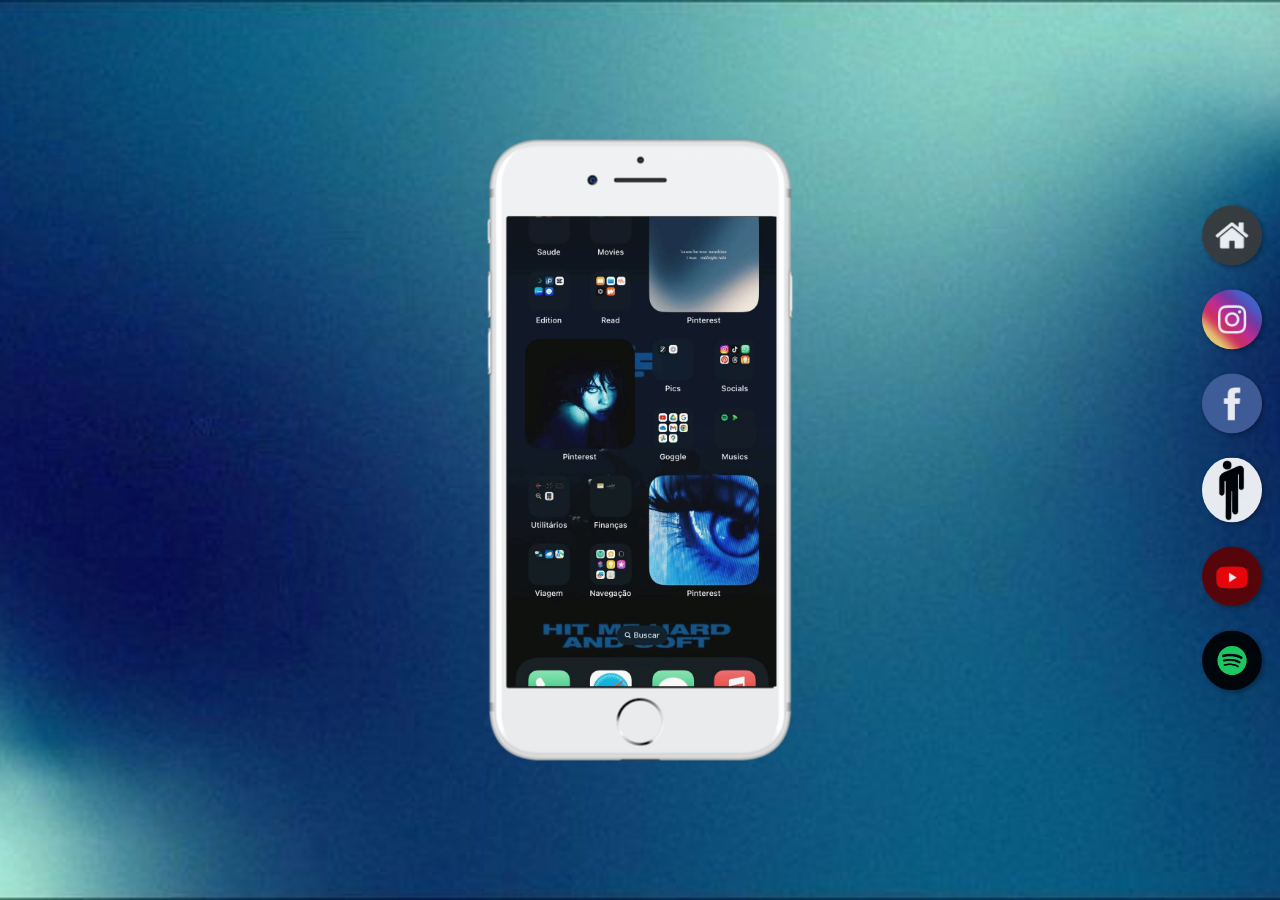
<file: index.html>
<!DOCTYPE html>
<html lang="pt-br">
<head>
    <meta charset="UTF-8">
    <meta name="viewport" content="width=device-width, initial-scale=1.0">
    <title>Projeto Redes Sociais</title>
    <link rel="shortcut icon" href="imagens/favicon.ico" type="image/x-icon">
    <link rel="stylesheet" href="estilos/style.css">
</head>
<body>
    <main>
        <section id="telefone">
            <iframe src="home.html" frameborder="0" name="tela" id="tela"> Seu navegador nao é compativel com isso</iframe>

        </section>
        <section id="redes-sociais">
            <a href="home.html" target="tela"><img src="imagens/logo-home.jpg" alt=""></a><br>
            <a href="instagram.html" target="tela"><img src="imagens/logo-instagram.jpg" alt=""></a><br>
            <a href="facebook.html" target="tela"><img src="imagens/logo-facebook.jpg" alt=""></a><br>
            <a href="site.html" target="tela"><img src="imagens/logo-site.png" alt=""></a><br>
            <a href="youtube.html" target="tela"><img src="imagens/logo-youtube.jpg" alt=""></a><br>
            <a href="spotify.html" target="tela"><img src="imagens/logo-spotify.png" alt=""></a>
        </section>
    </main>
</body>
</html>
</file>
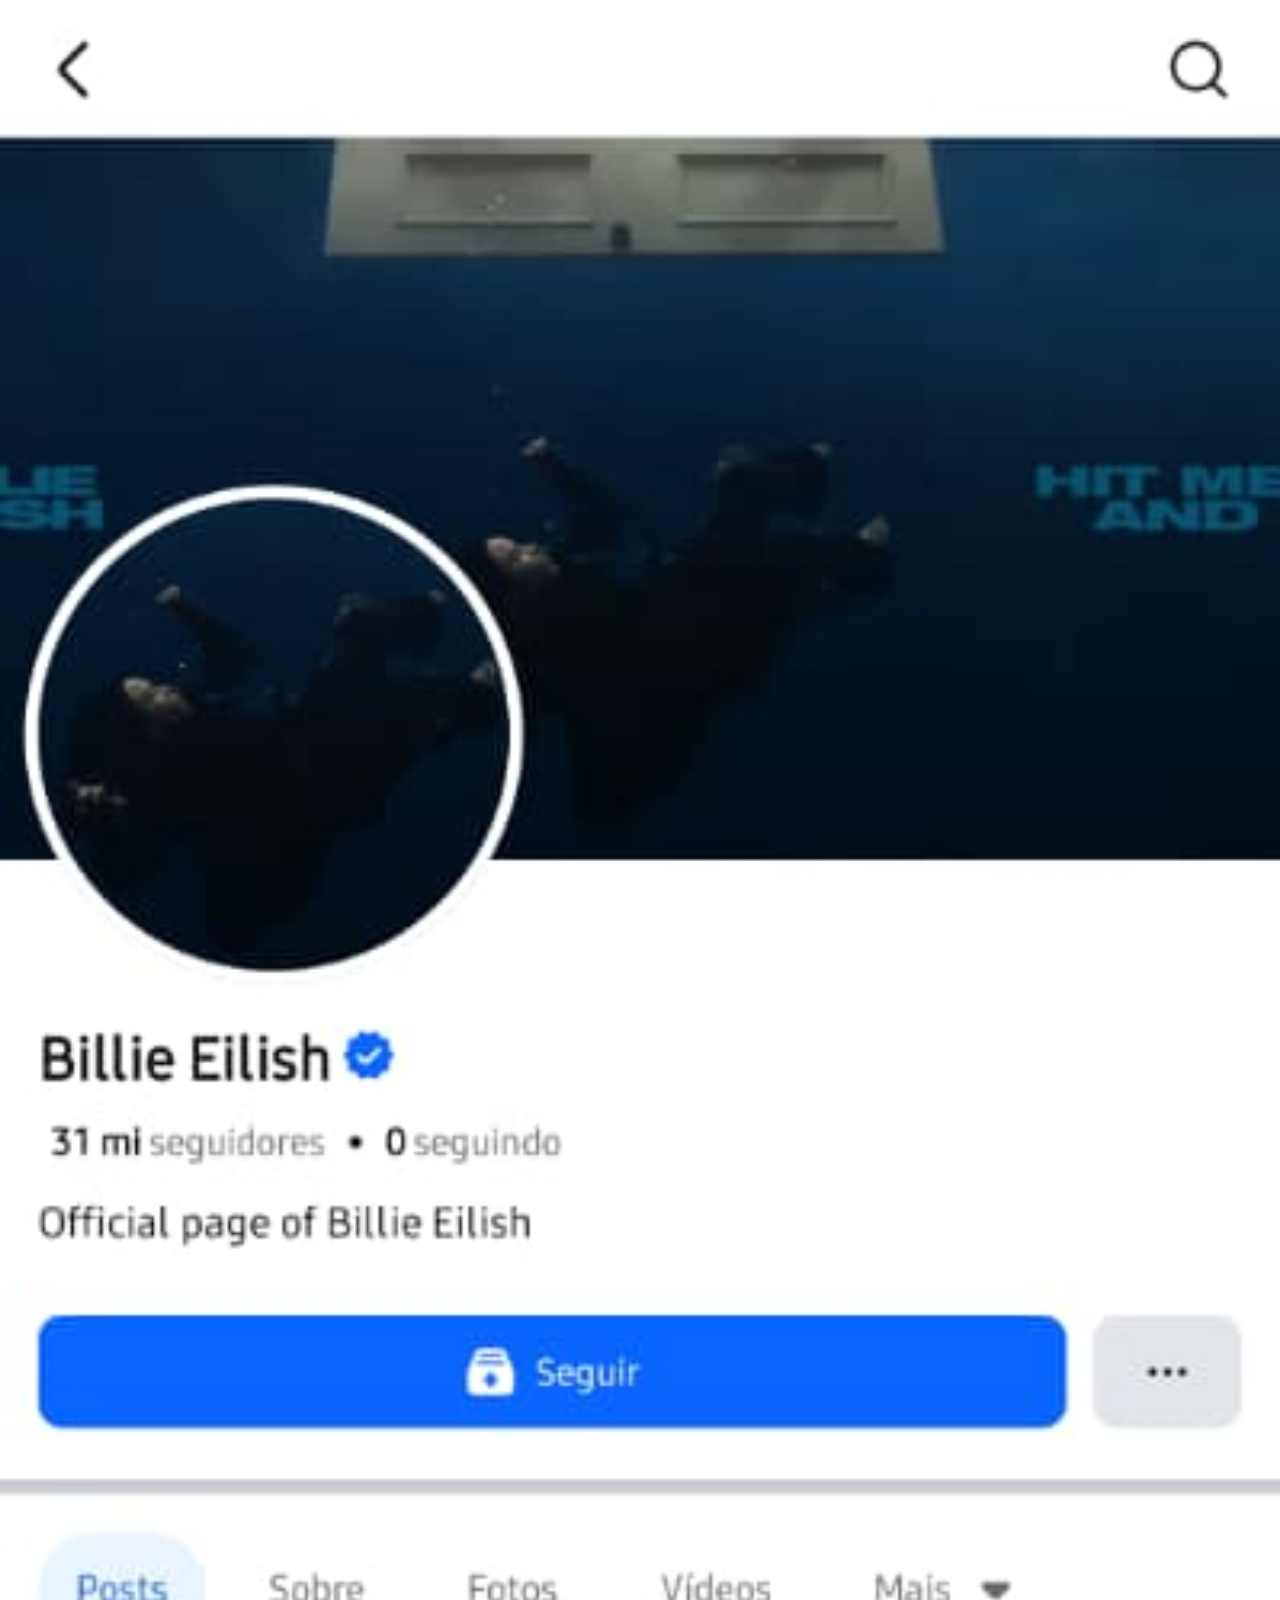
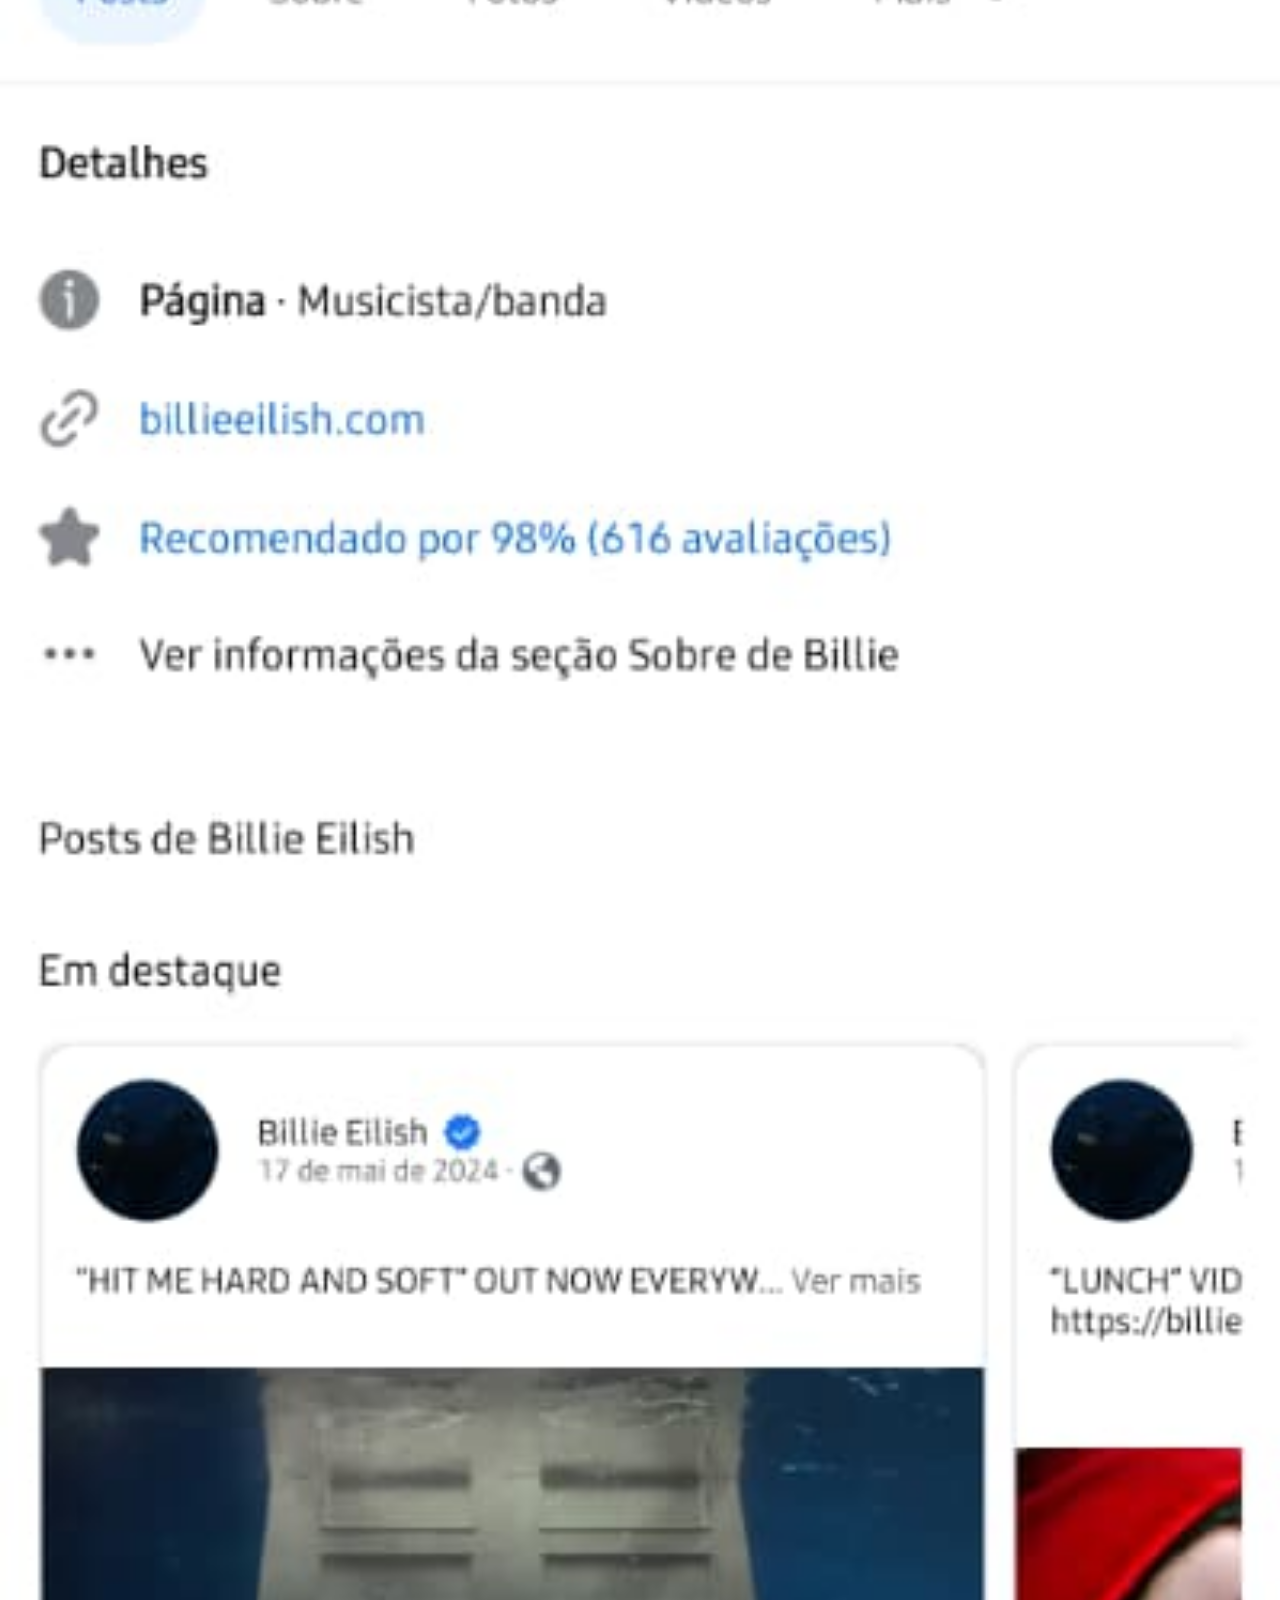
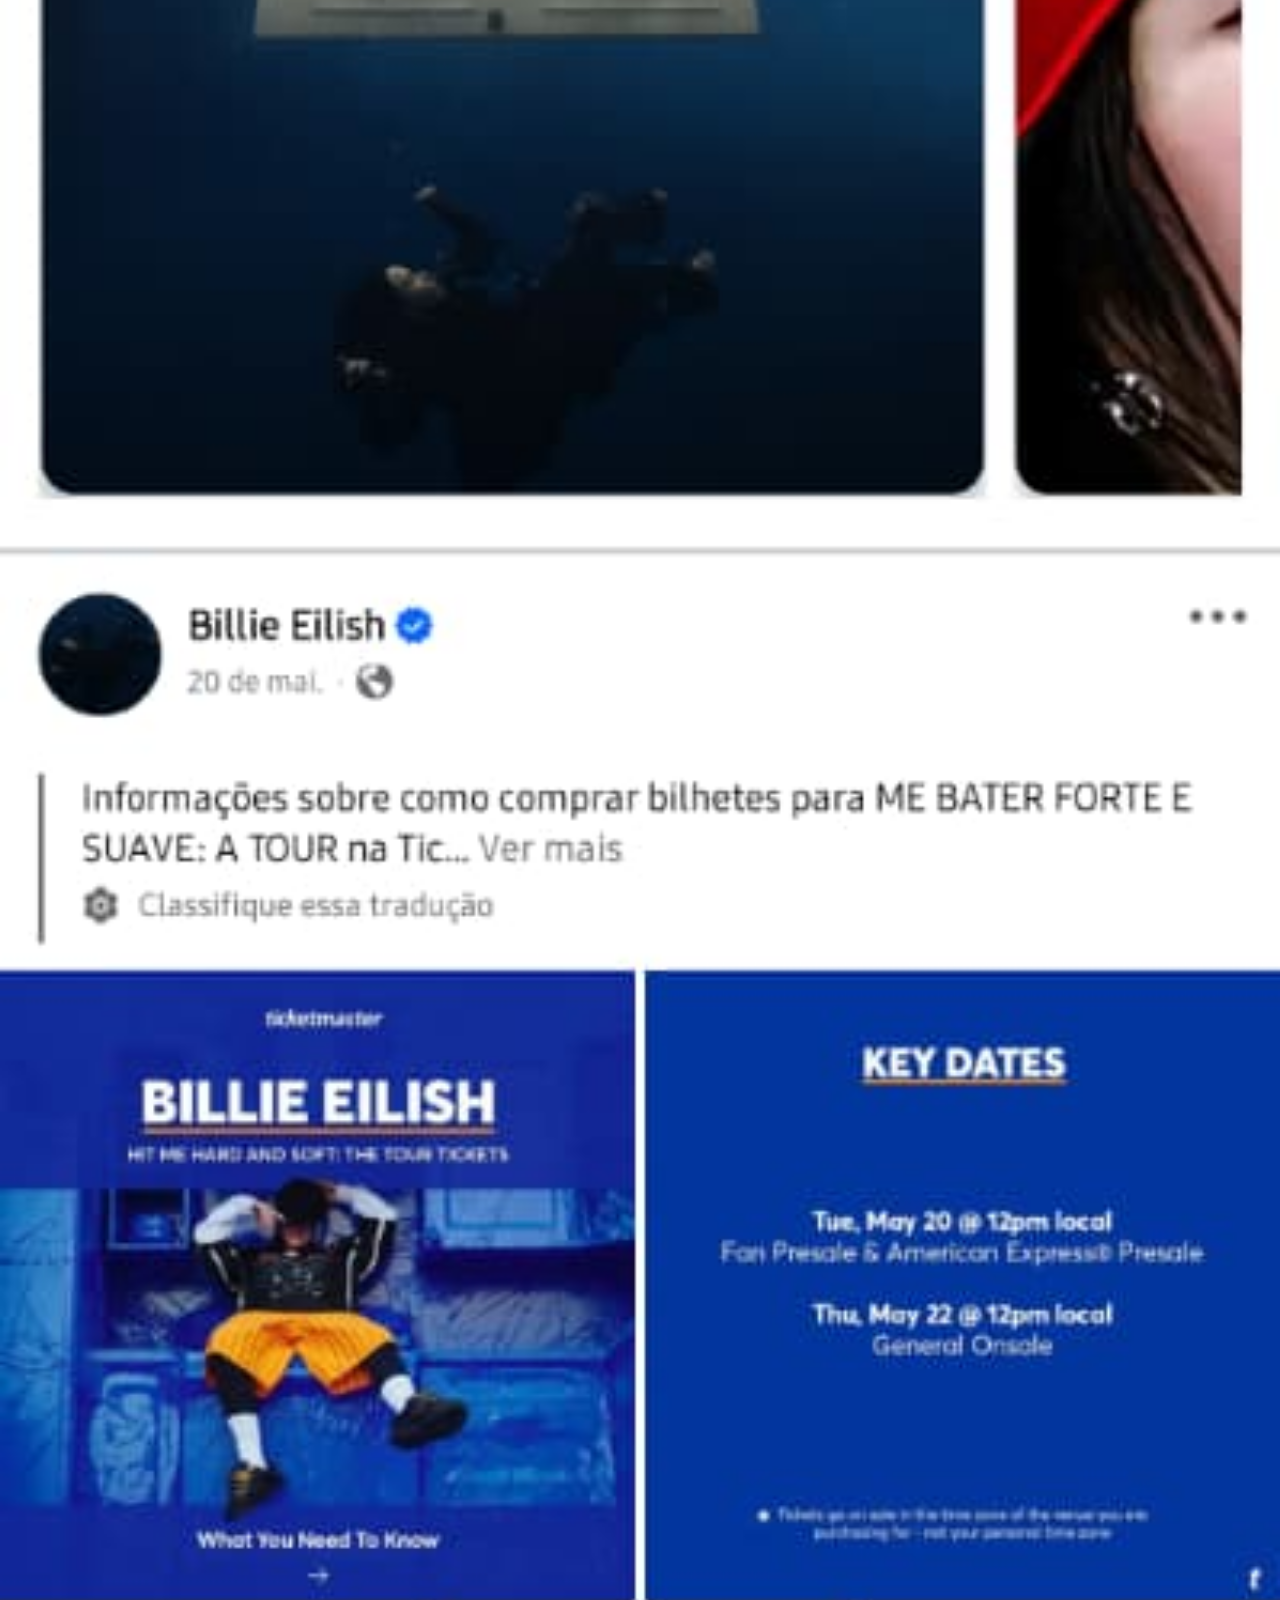
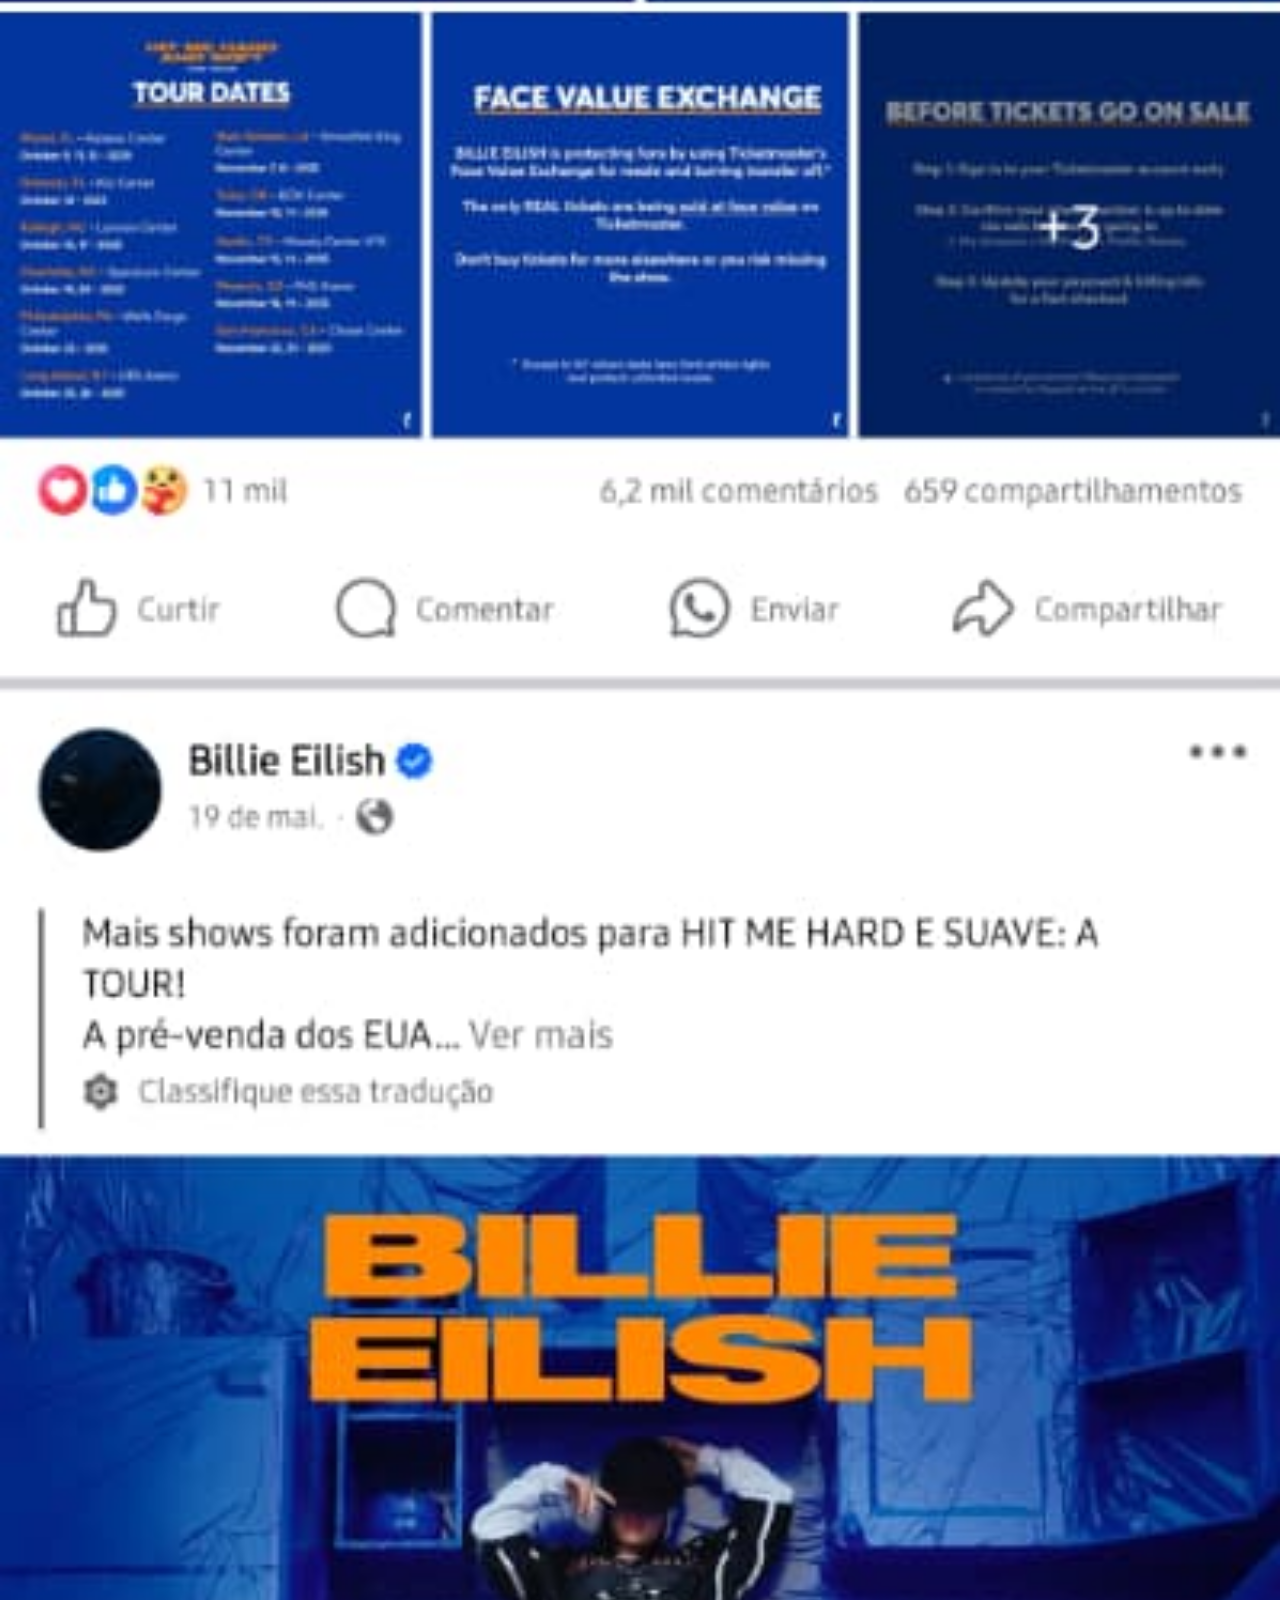
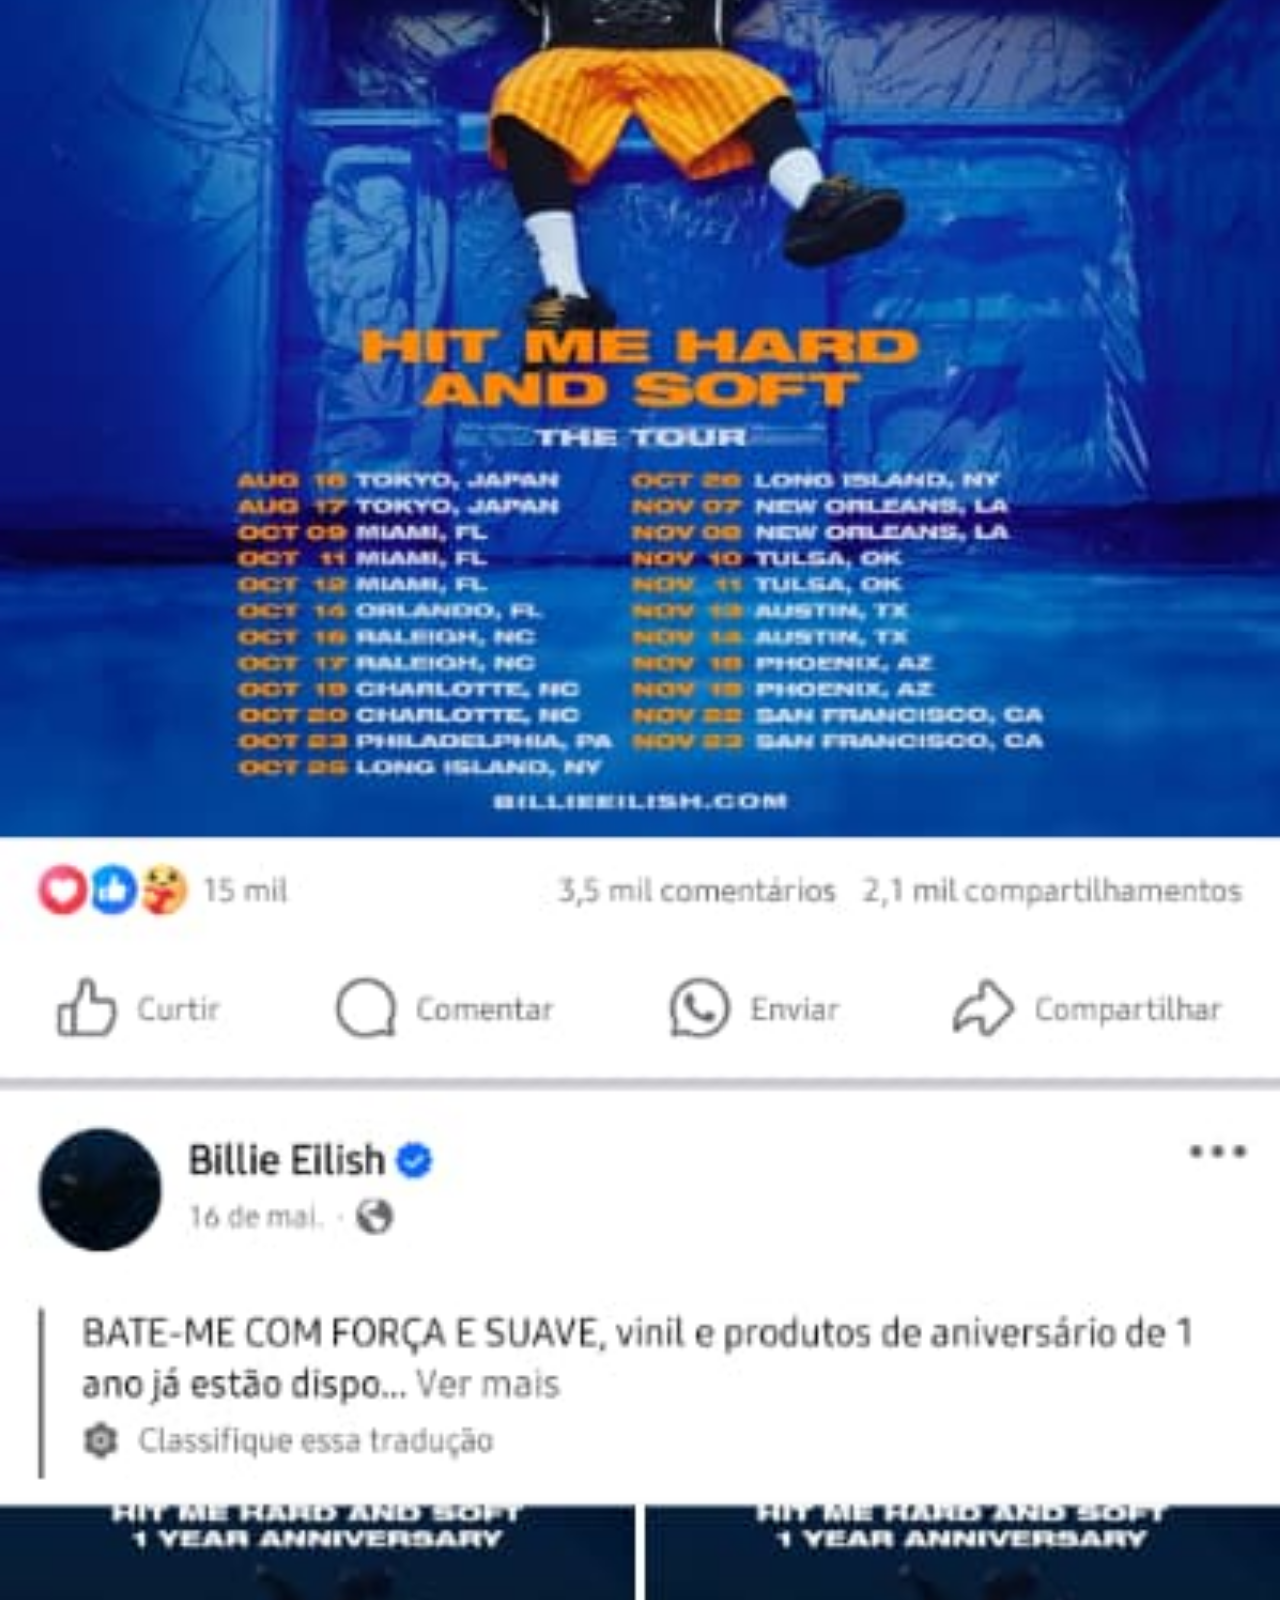
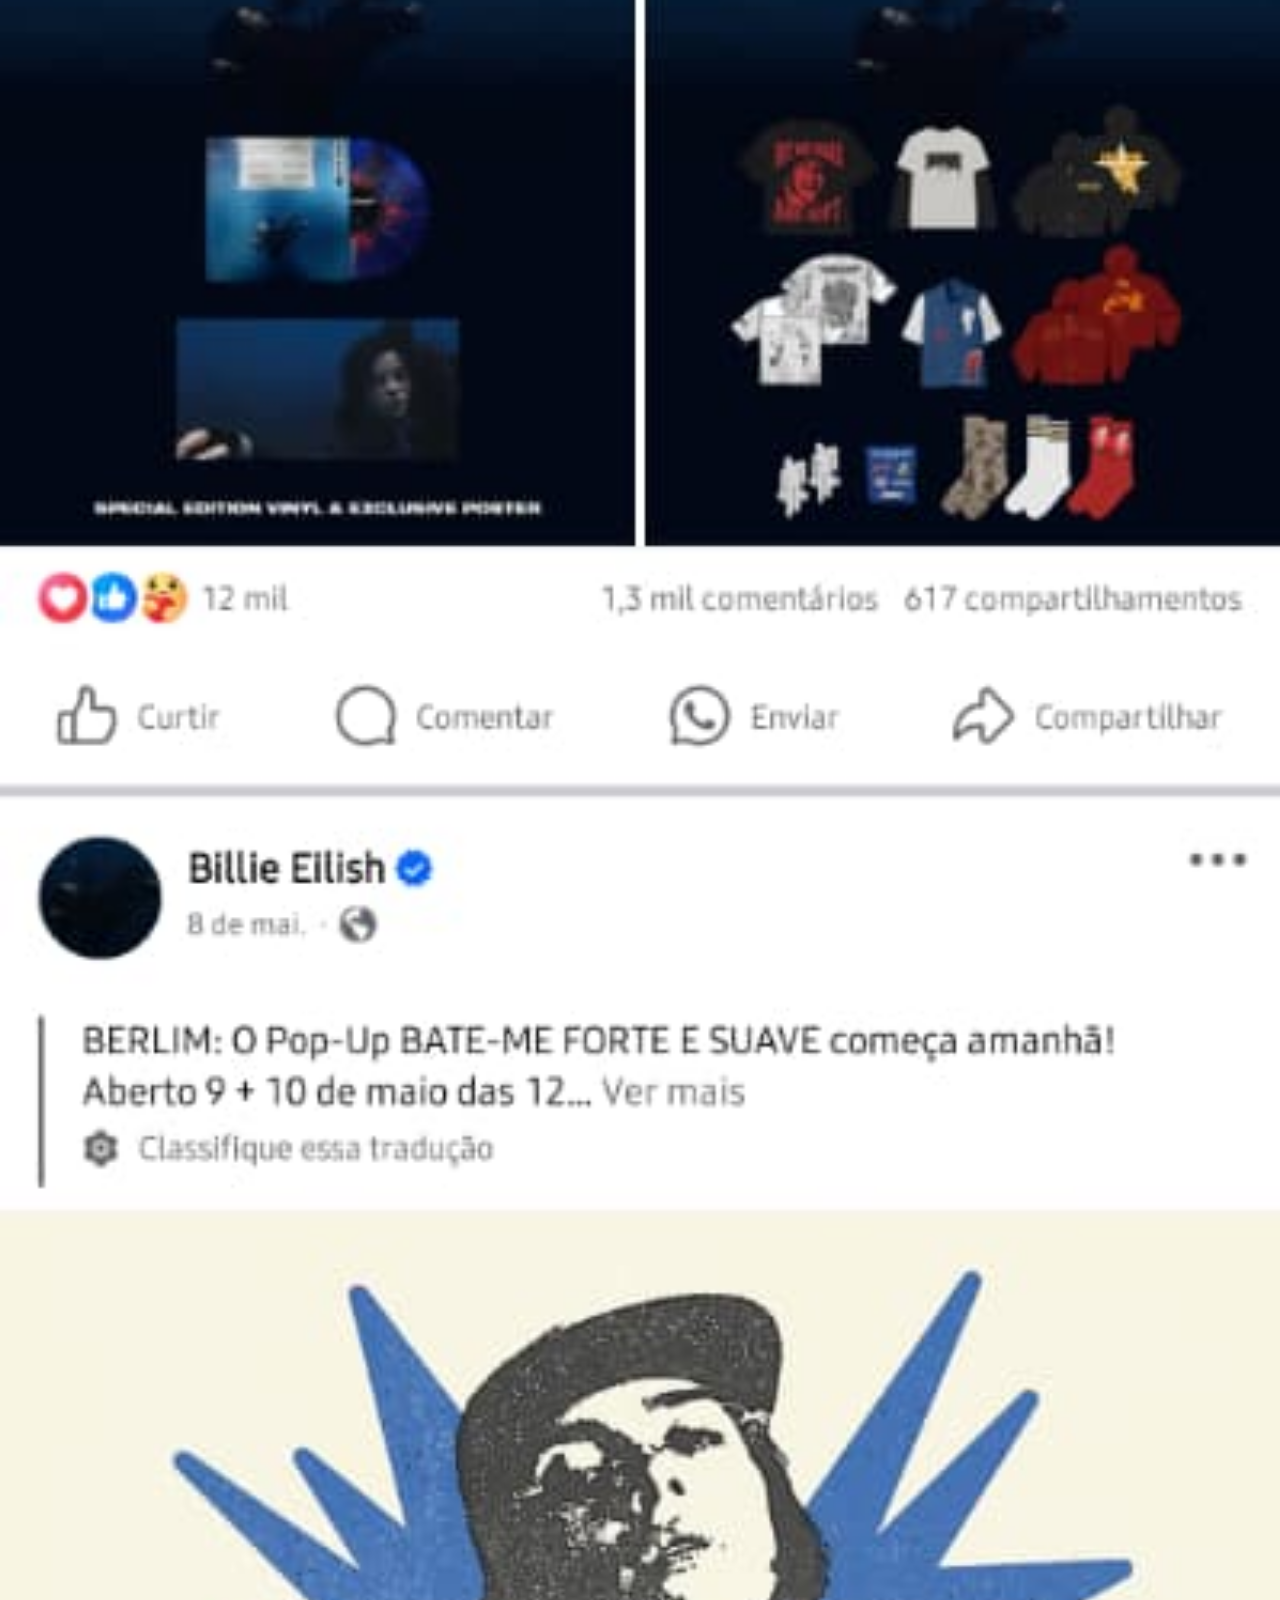
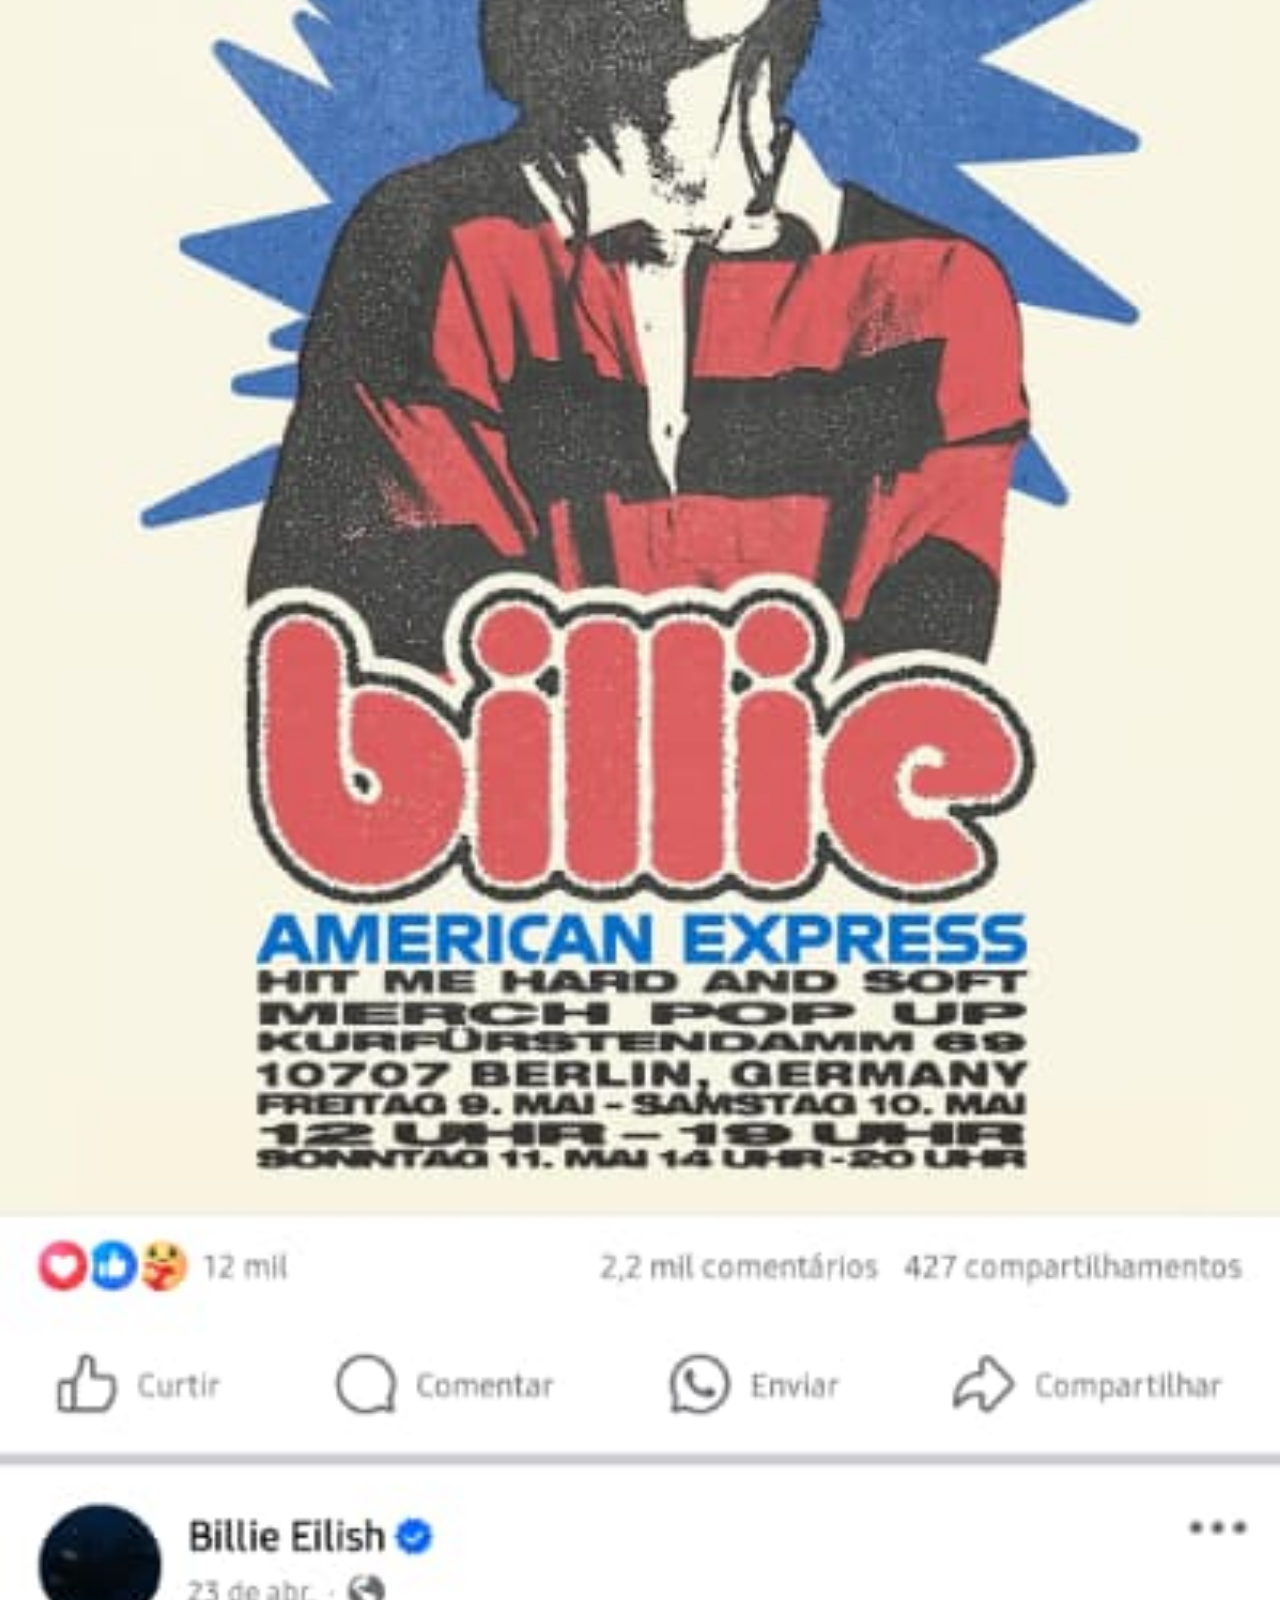
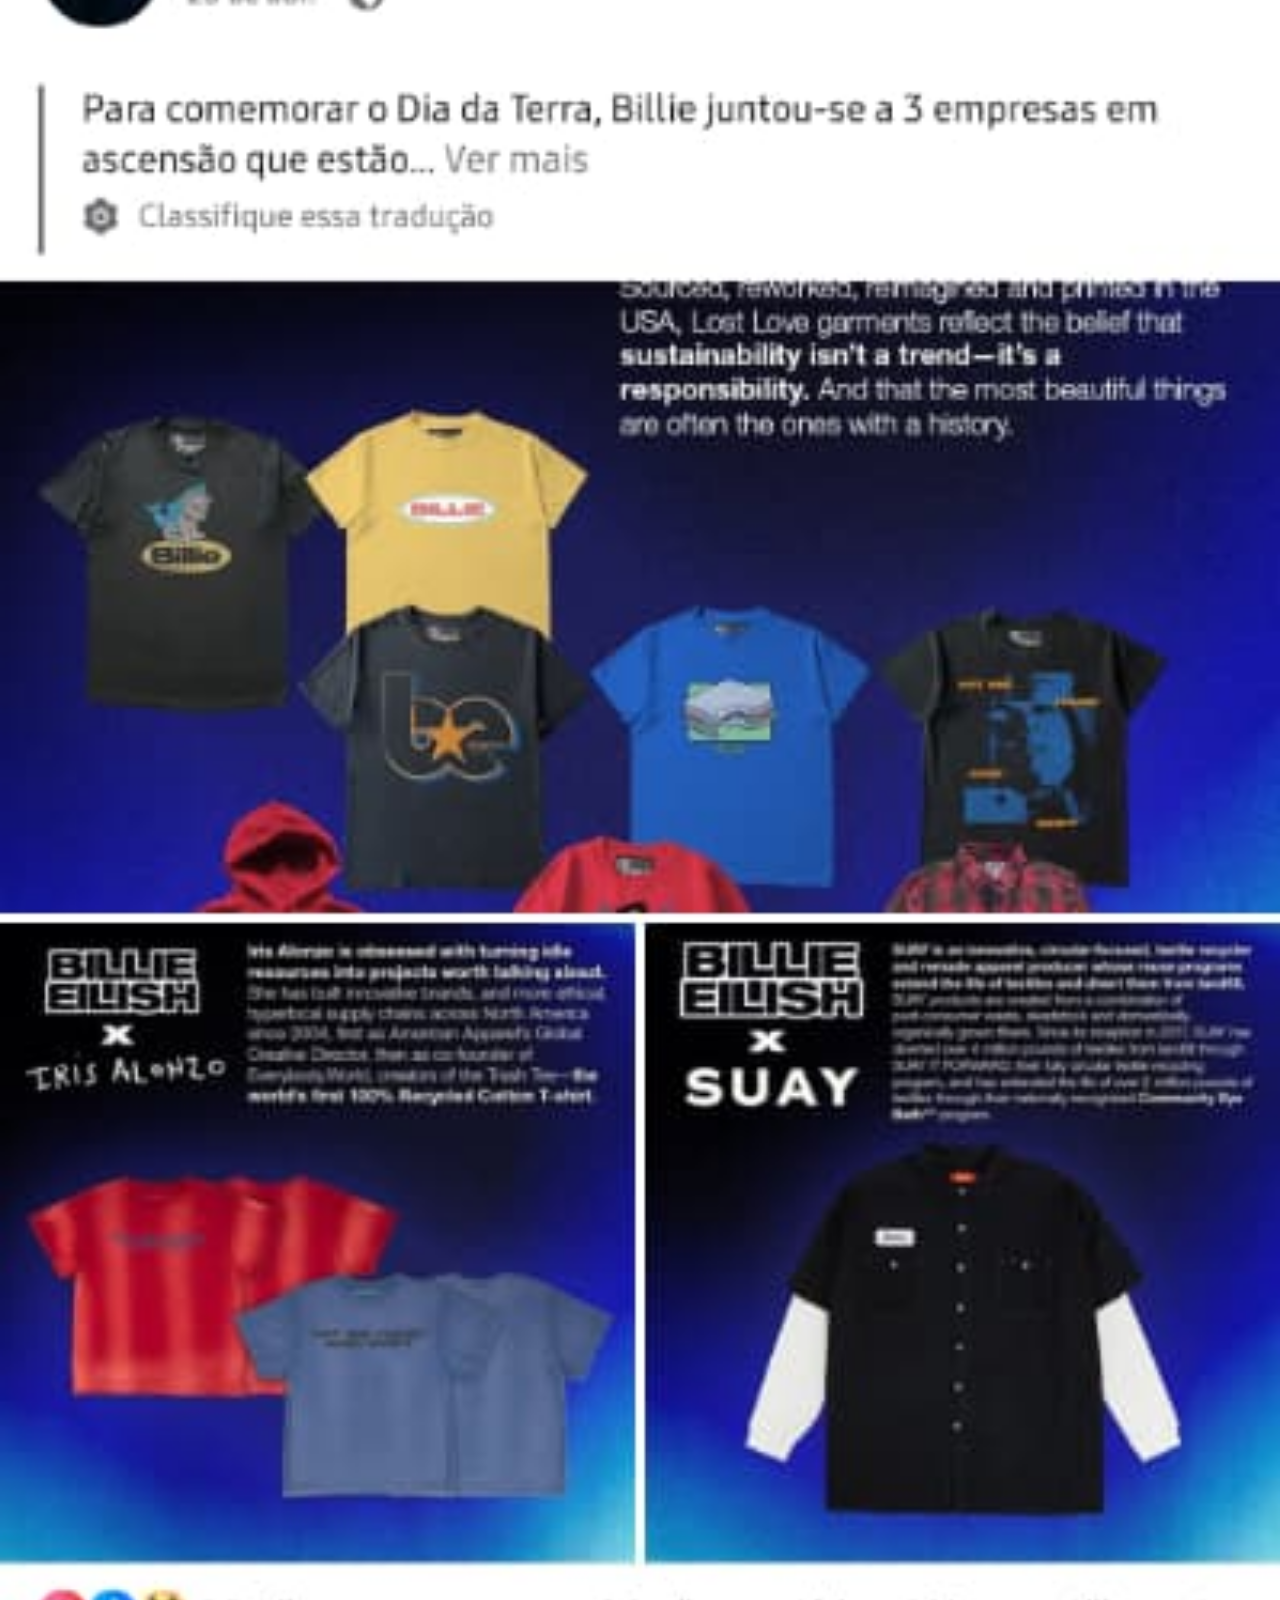
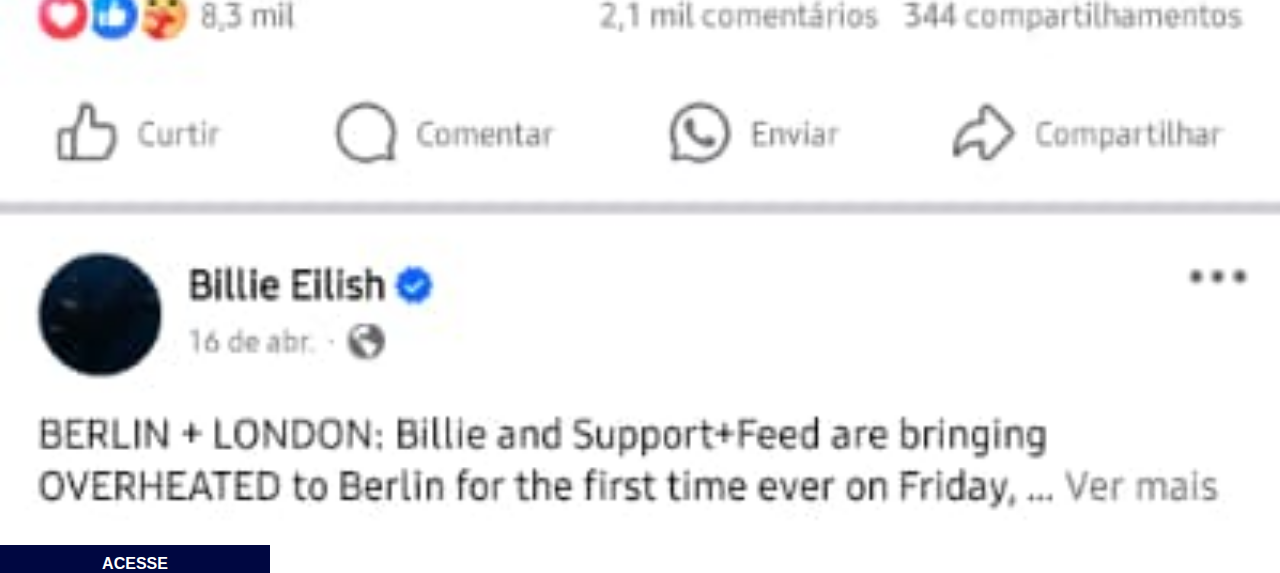
<file: facebook.html>
<!DOCTYPE html>
<html lang="pt-br">
<head>
    <meta charset="UTF-8">
    <meta name="viewport" content="width=device-width, initial-scale=1.0">
    <link rel="stylesheet" href="estilos/style2.css">
    <title>facebook</title>

</head>
<body>
    <img src="imagens/tela-facebook.jpg" alt="facebook">
    <a href="https://www.facebook.com/billieeilish/?locale=pt_BR" target="_blank">ACESSE</a>
</body>
</html>
</file>
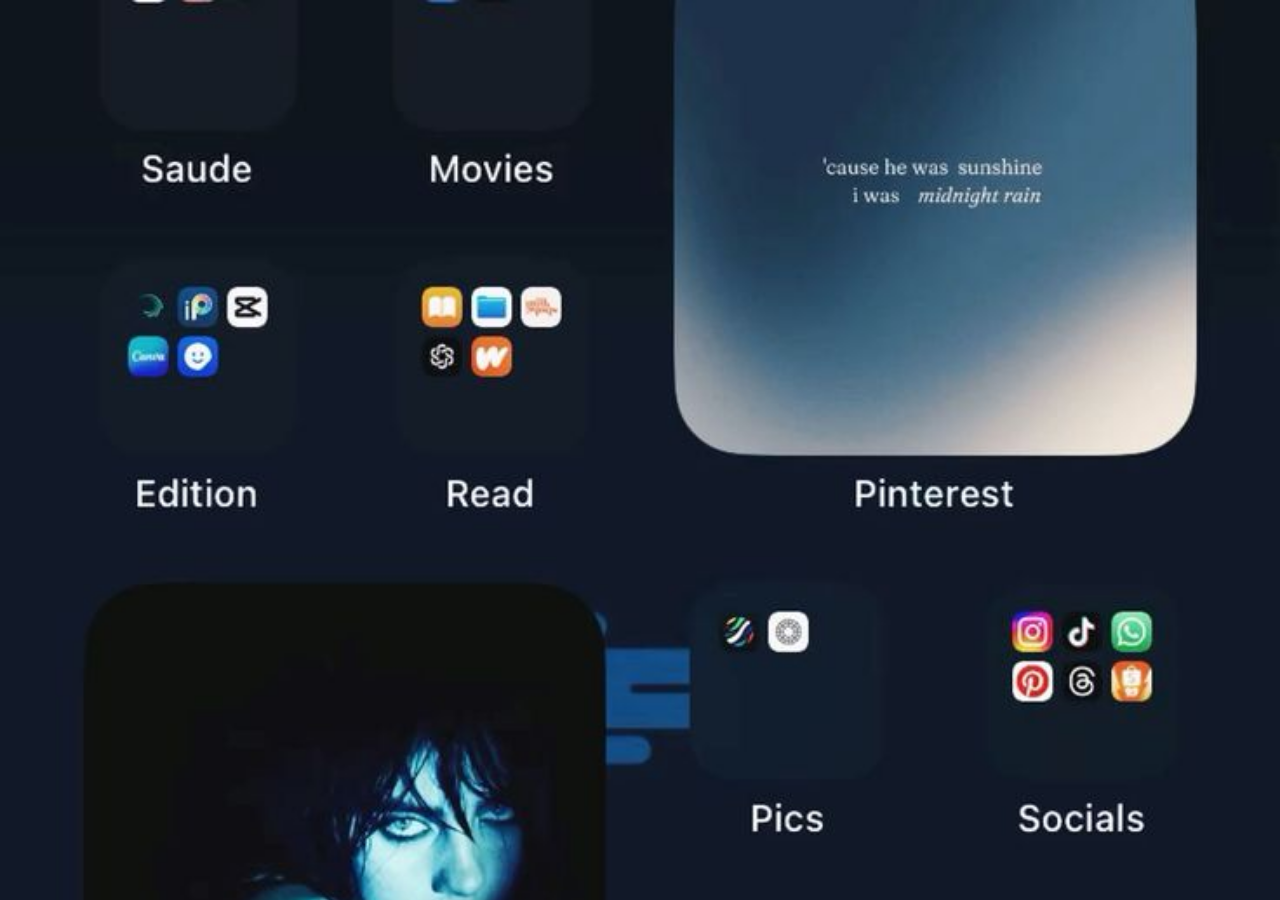
<file: home.html>
<!DOCTYPE html>
<html lang="pt-br">
<head>
    <meta charset="UTF-8">
    <meta name="viewport" content="width=device-width, initial-scale=1.0">
    <title>HOME</title>
    
    <style>
        *{
            margin: 0px;
            padding: 0px;
        }

        body{
            width: 100vw;
            height: 100vh;
            background: black url(imagens/tela-home.jpg) no-repeat top center;
            background-size: cover;
        }
    </style>
</head>
<body>

    
</body>
</html>
</file>
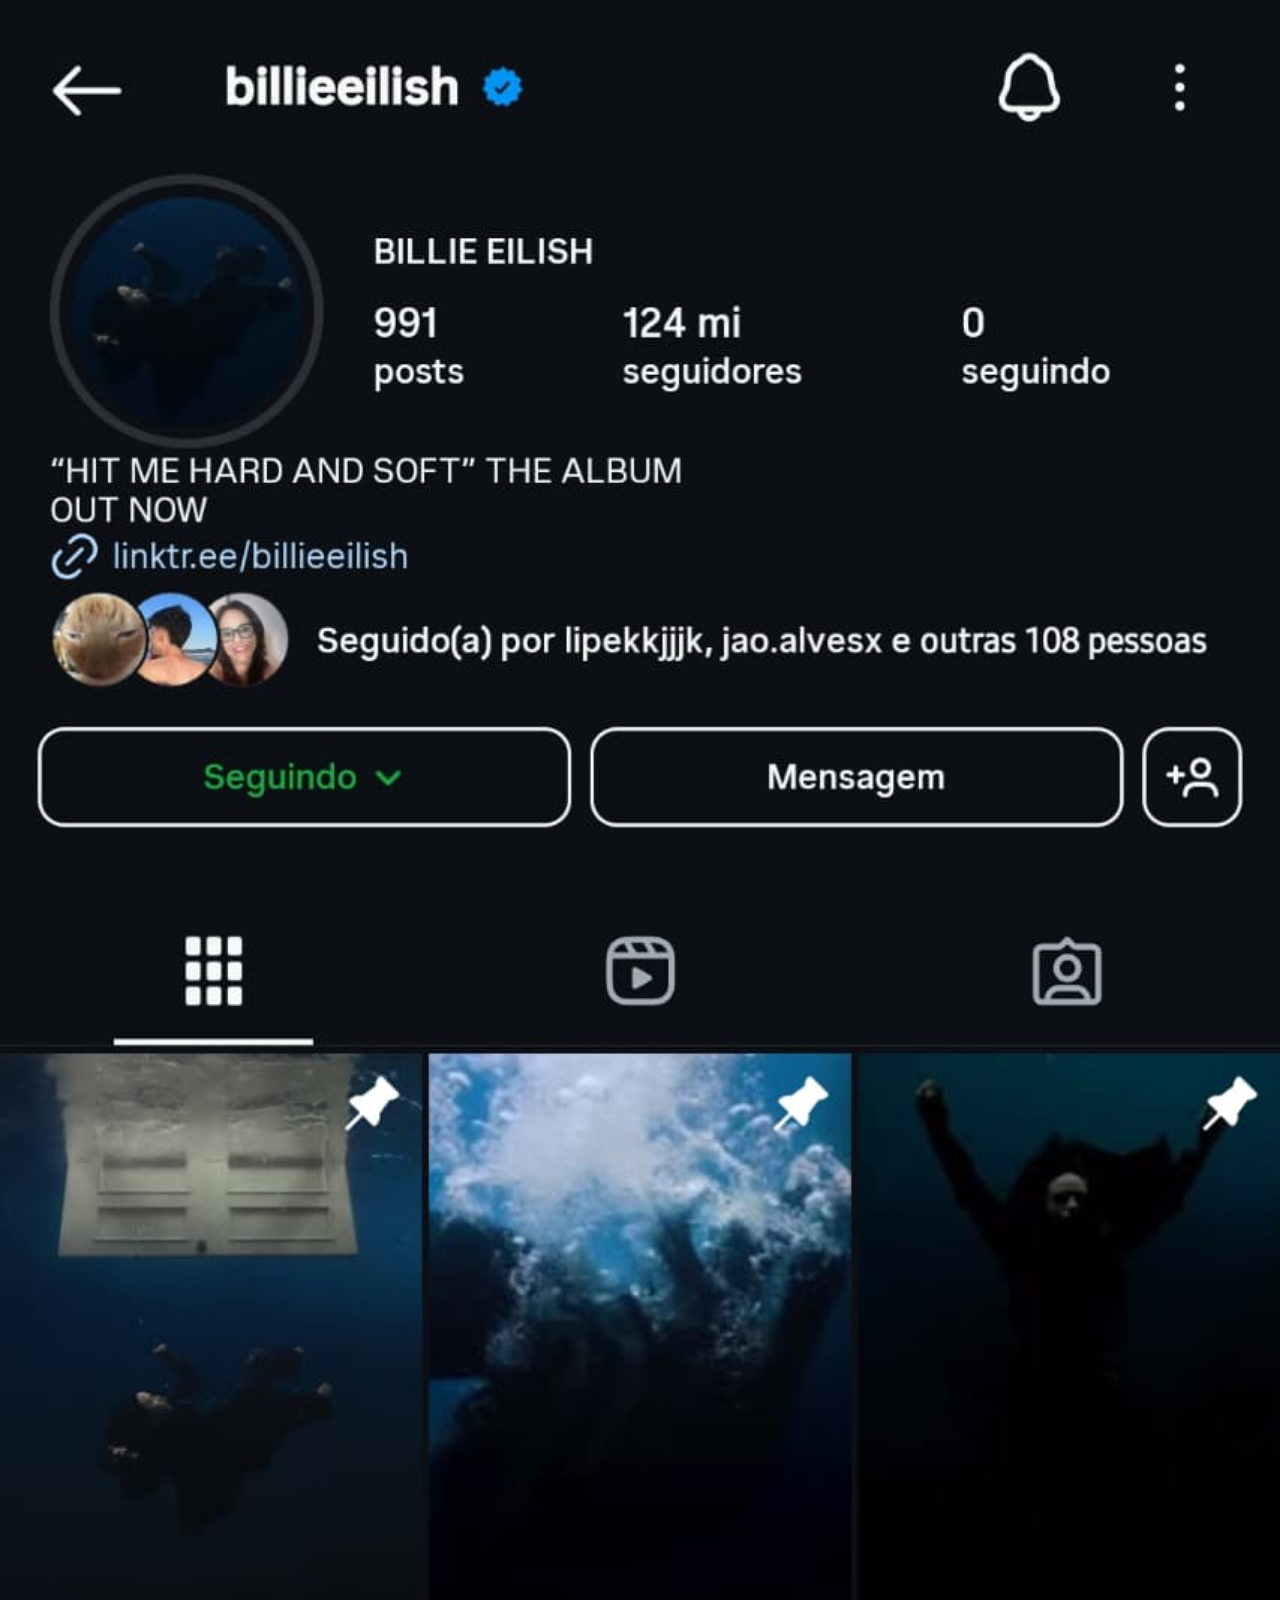
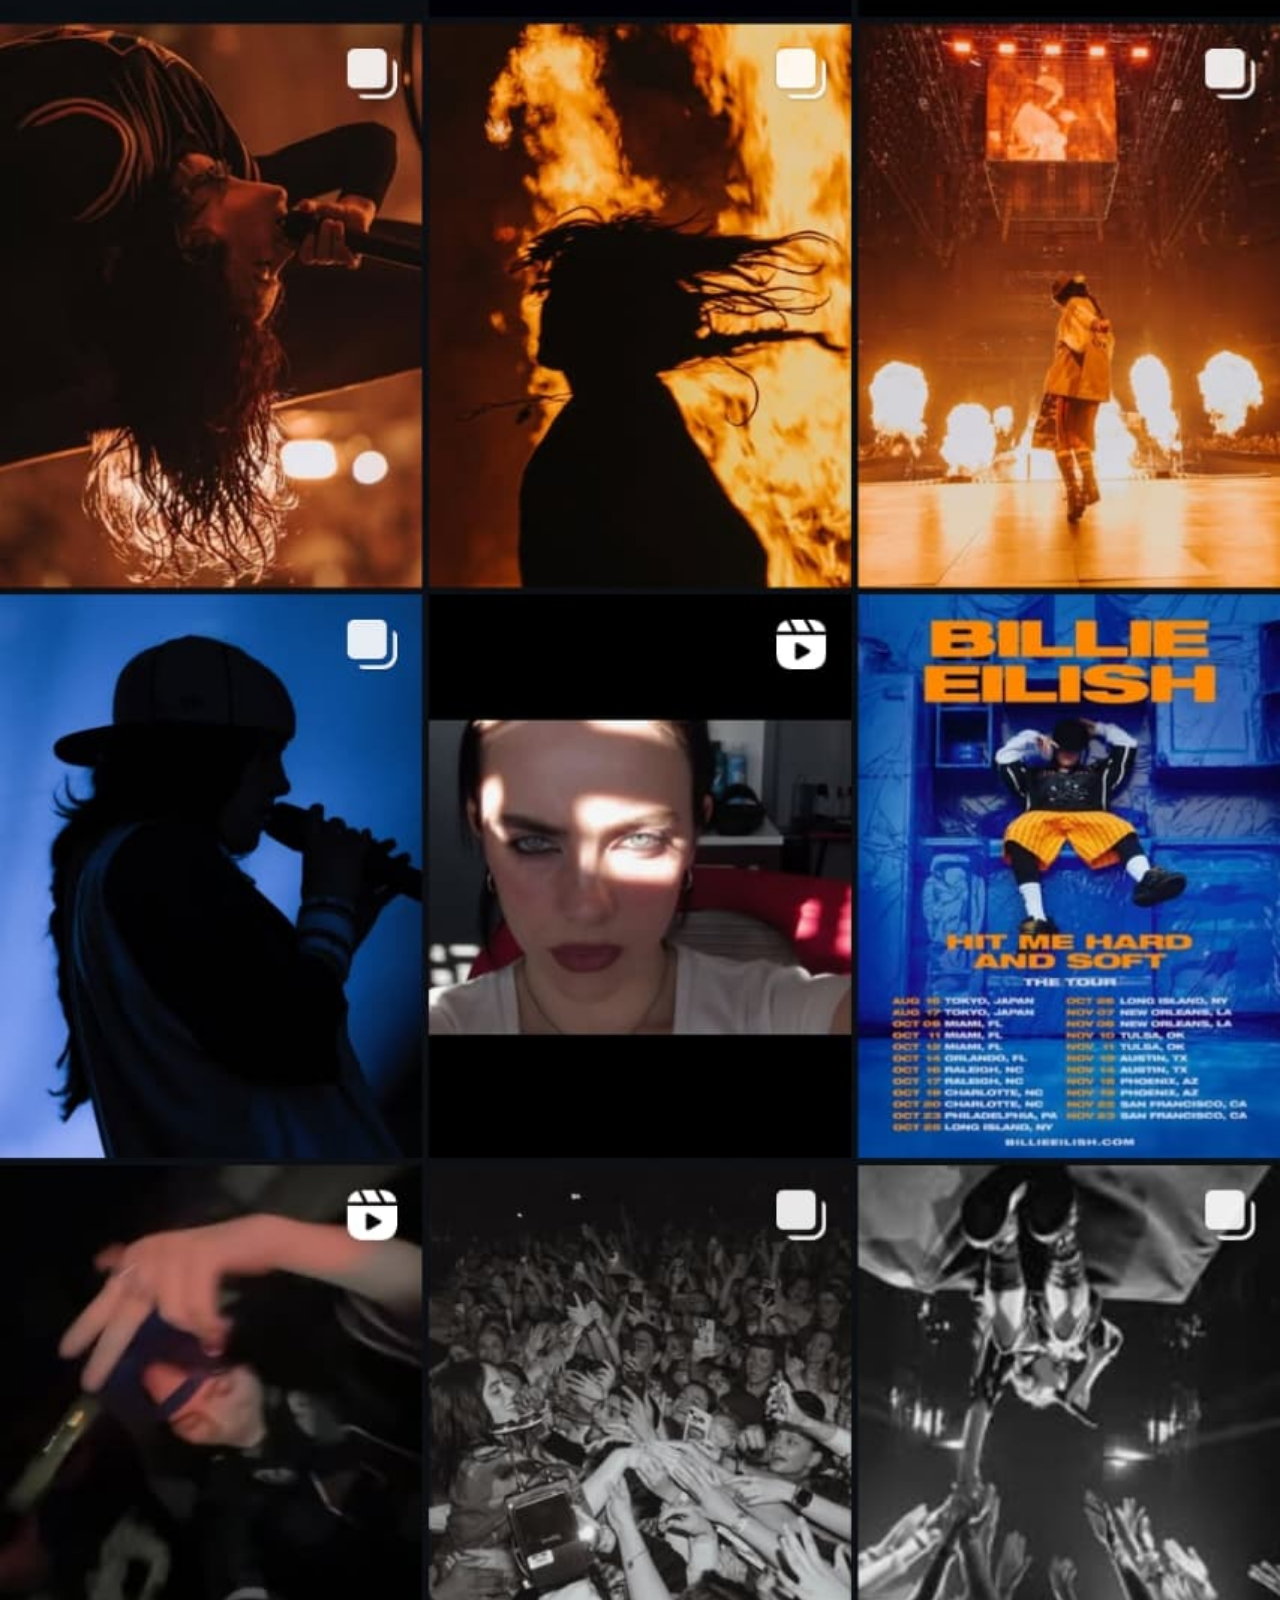
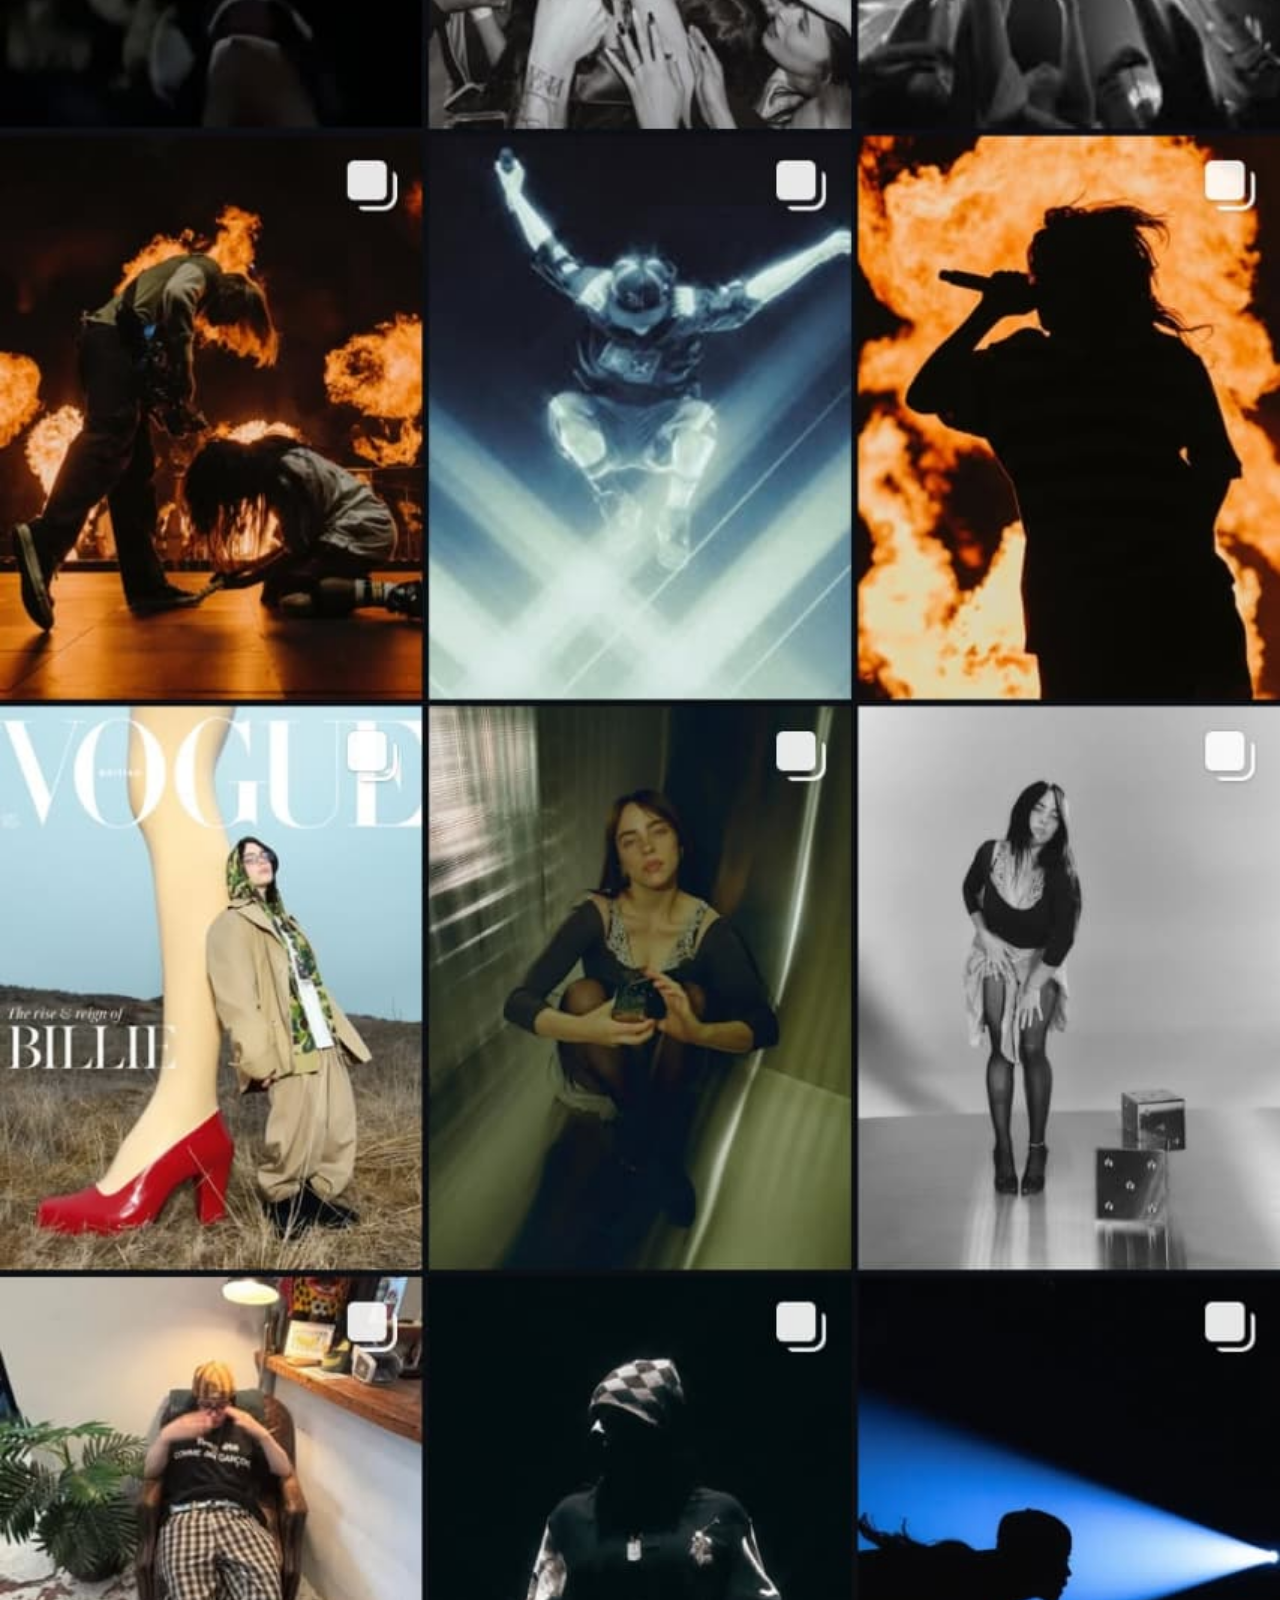
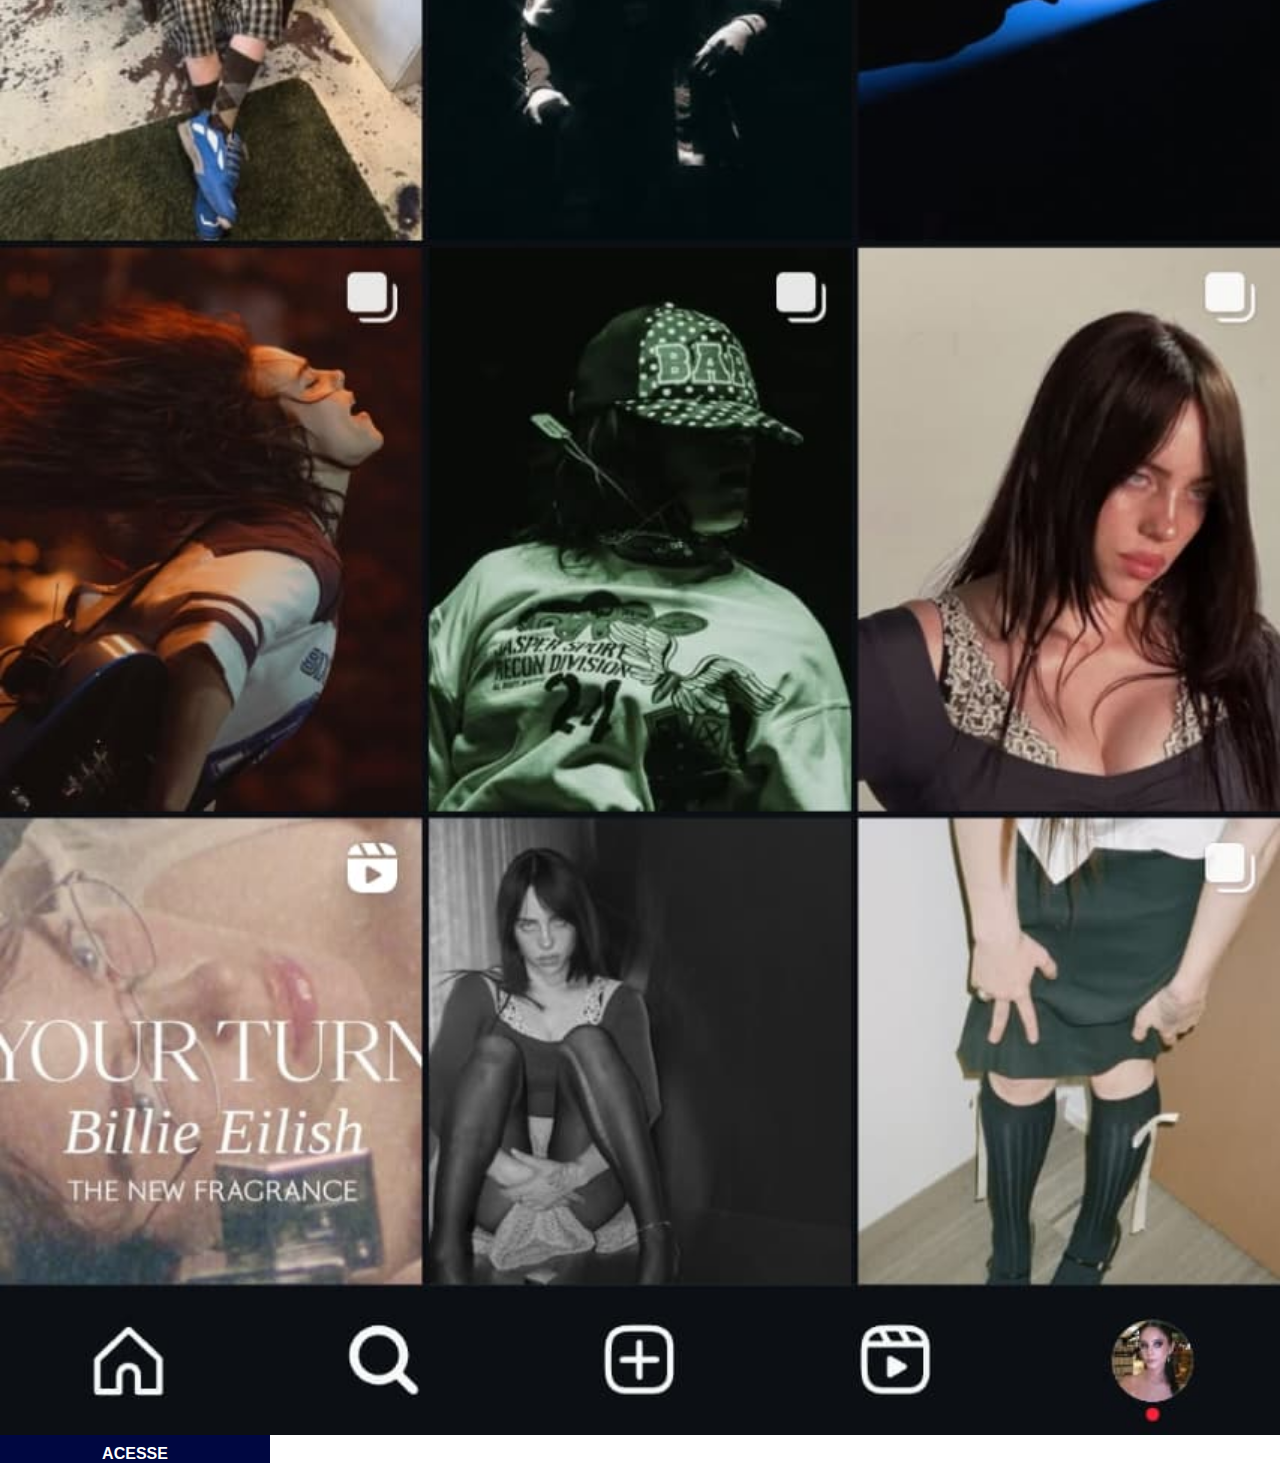
<file: instagram.html>
<!DOCTYPE html>
<html lang="pt-br">
<head>
    <meta charset="UTF-8">
    <meta name="viewport" content="width=device-width, initial-scale=1.0">
    <link rel="stylesheet" href="estilos/style2.css">
    <title>Youtube</title>

</head>
<body>
    <img src="imagens/tela-instagram.jpg" alt="Youtube">
    <a href="https://www.instagram.com/billieeilish/" target="_blank">ACESSE</a>
</body>
</html>
</file>
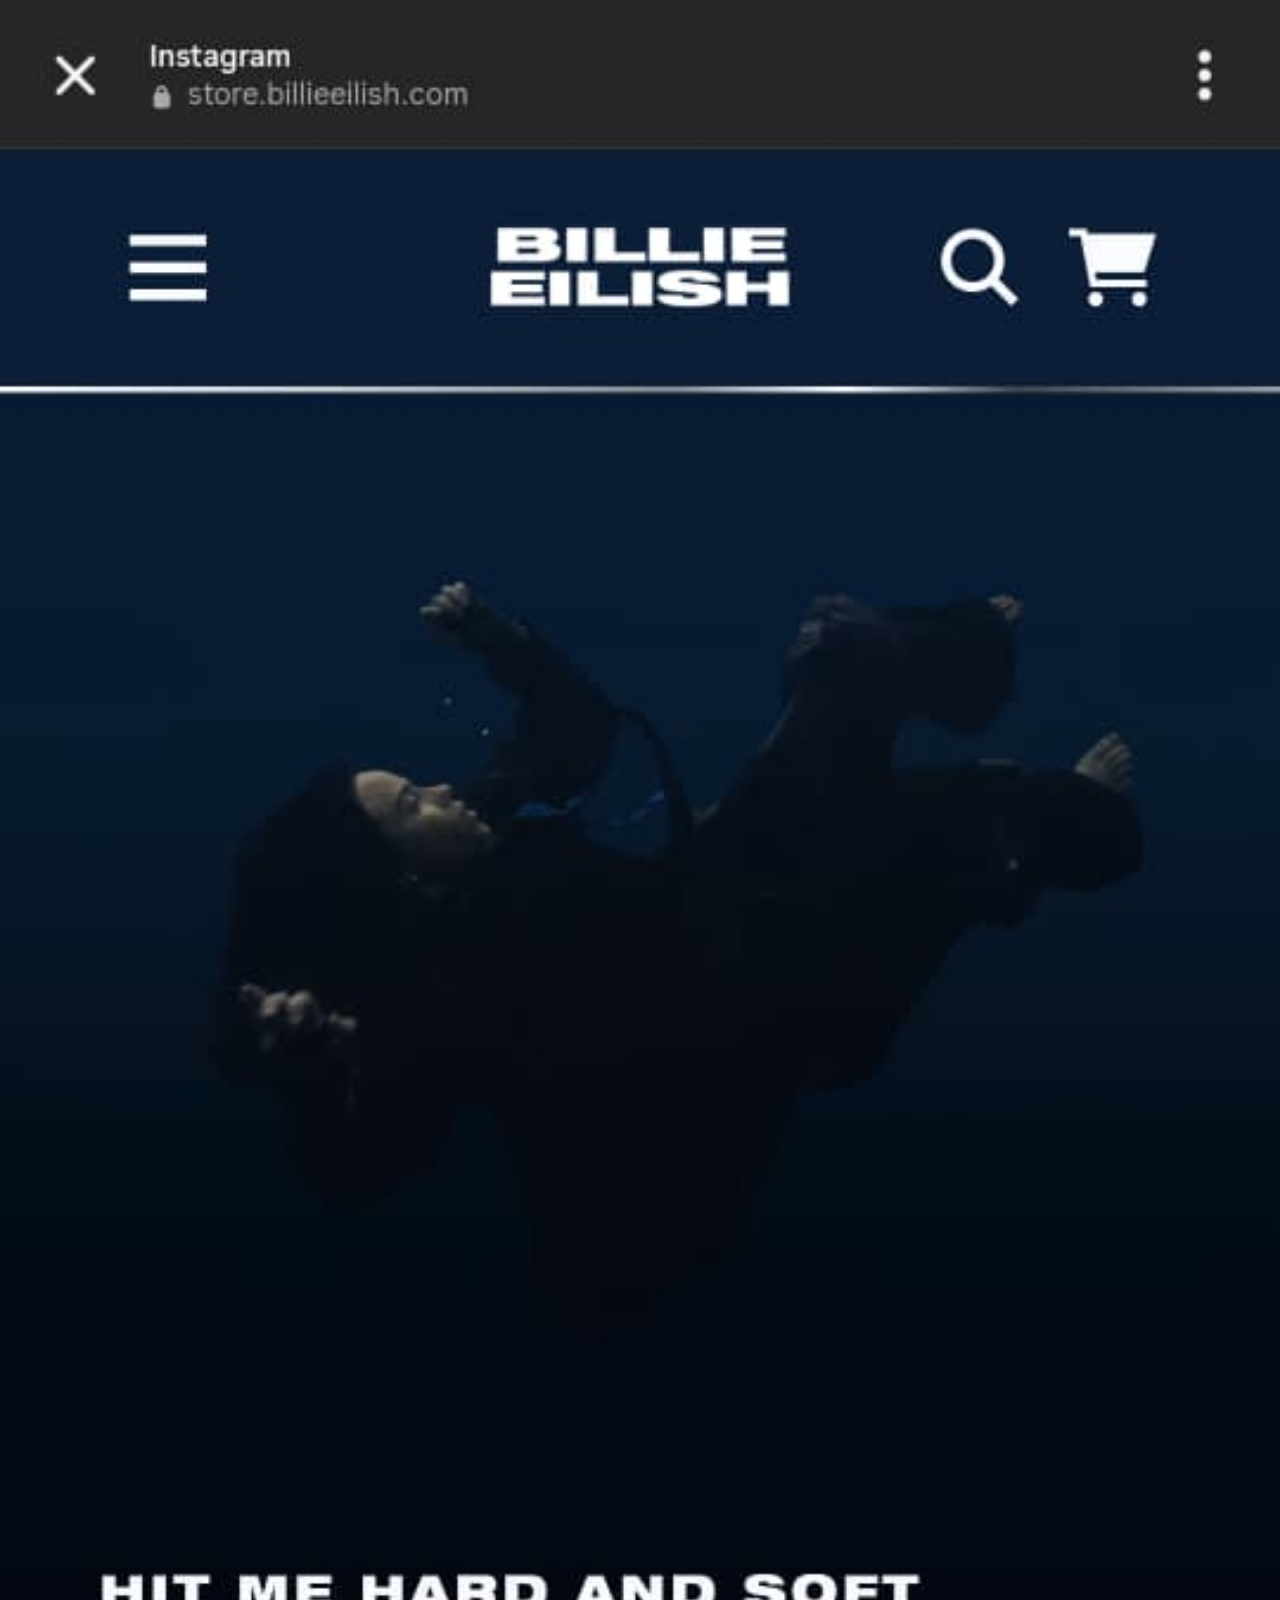
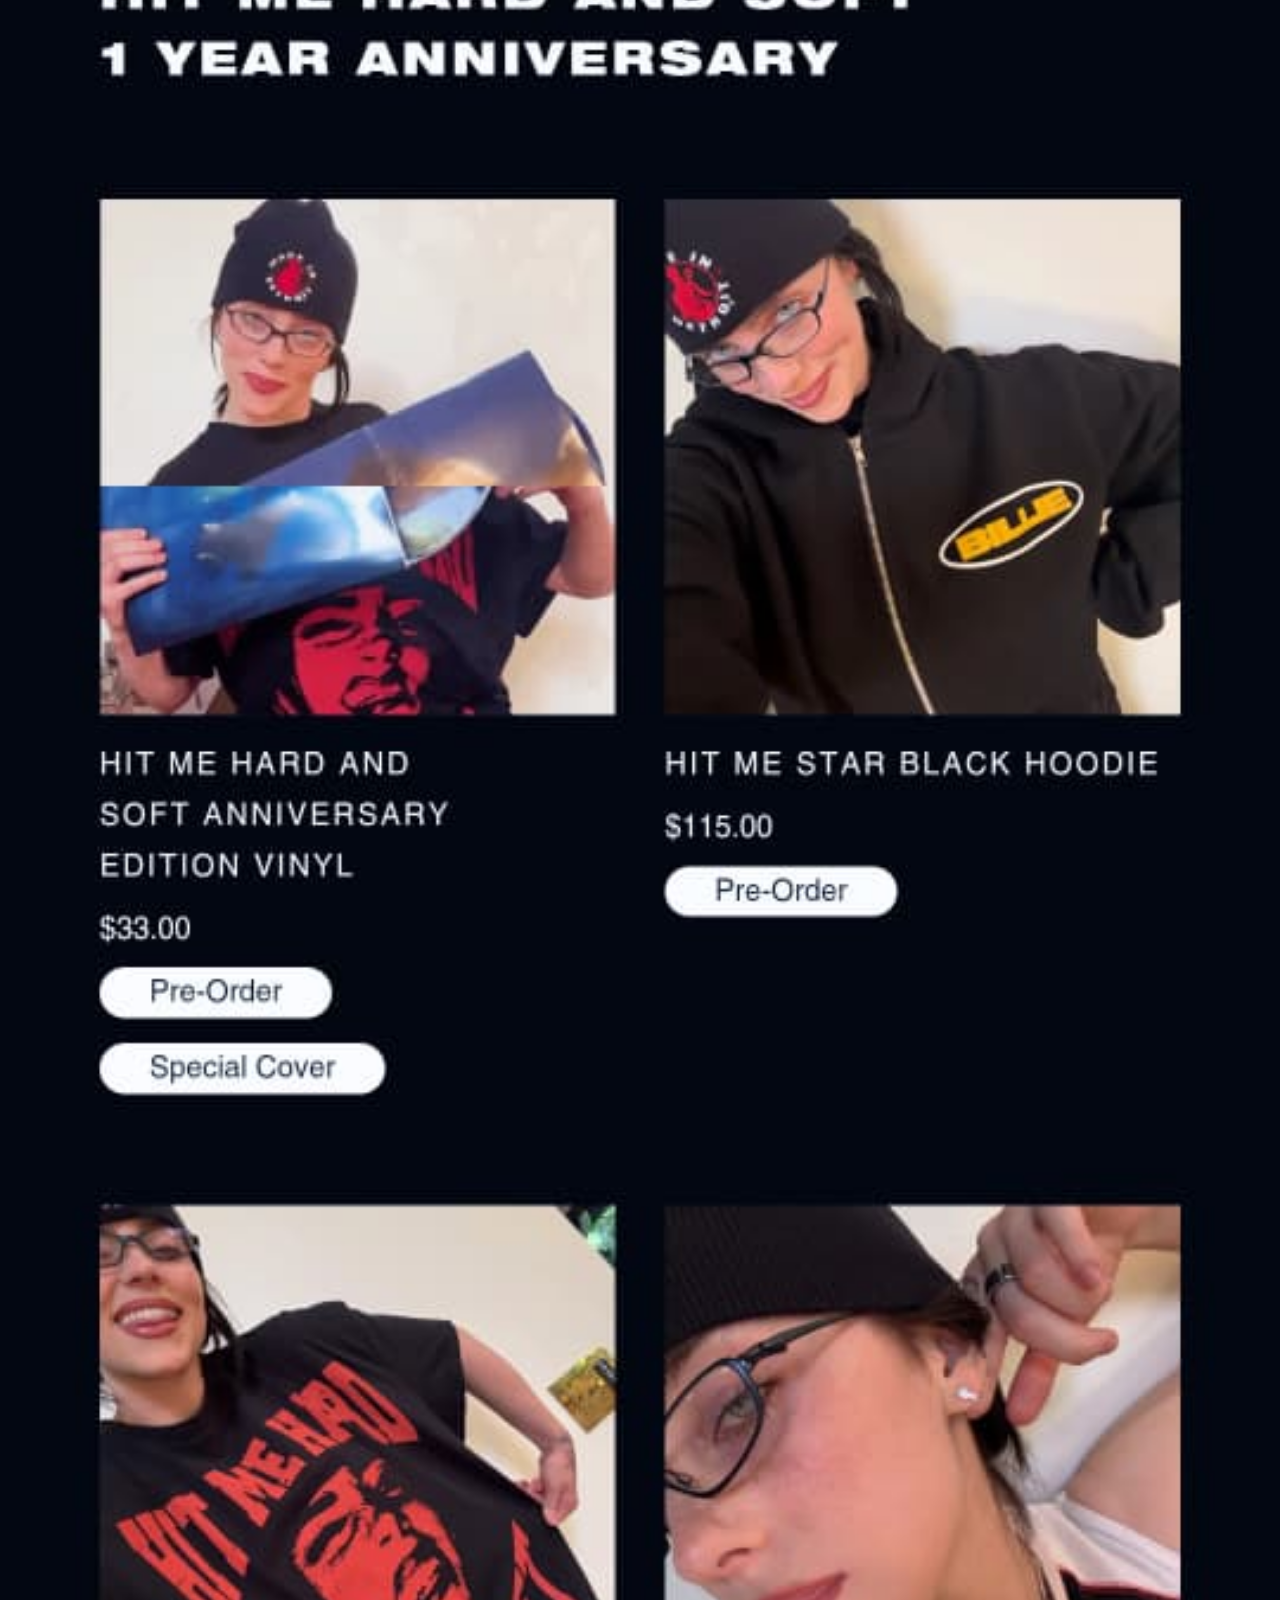
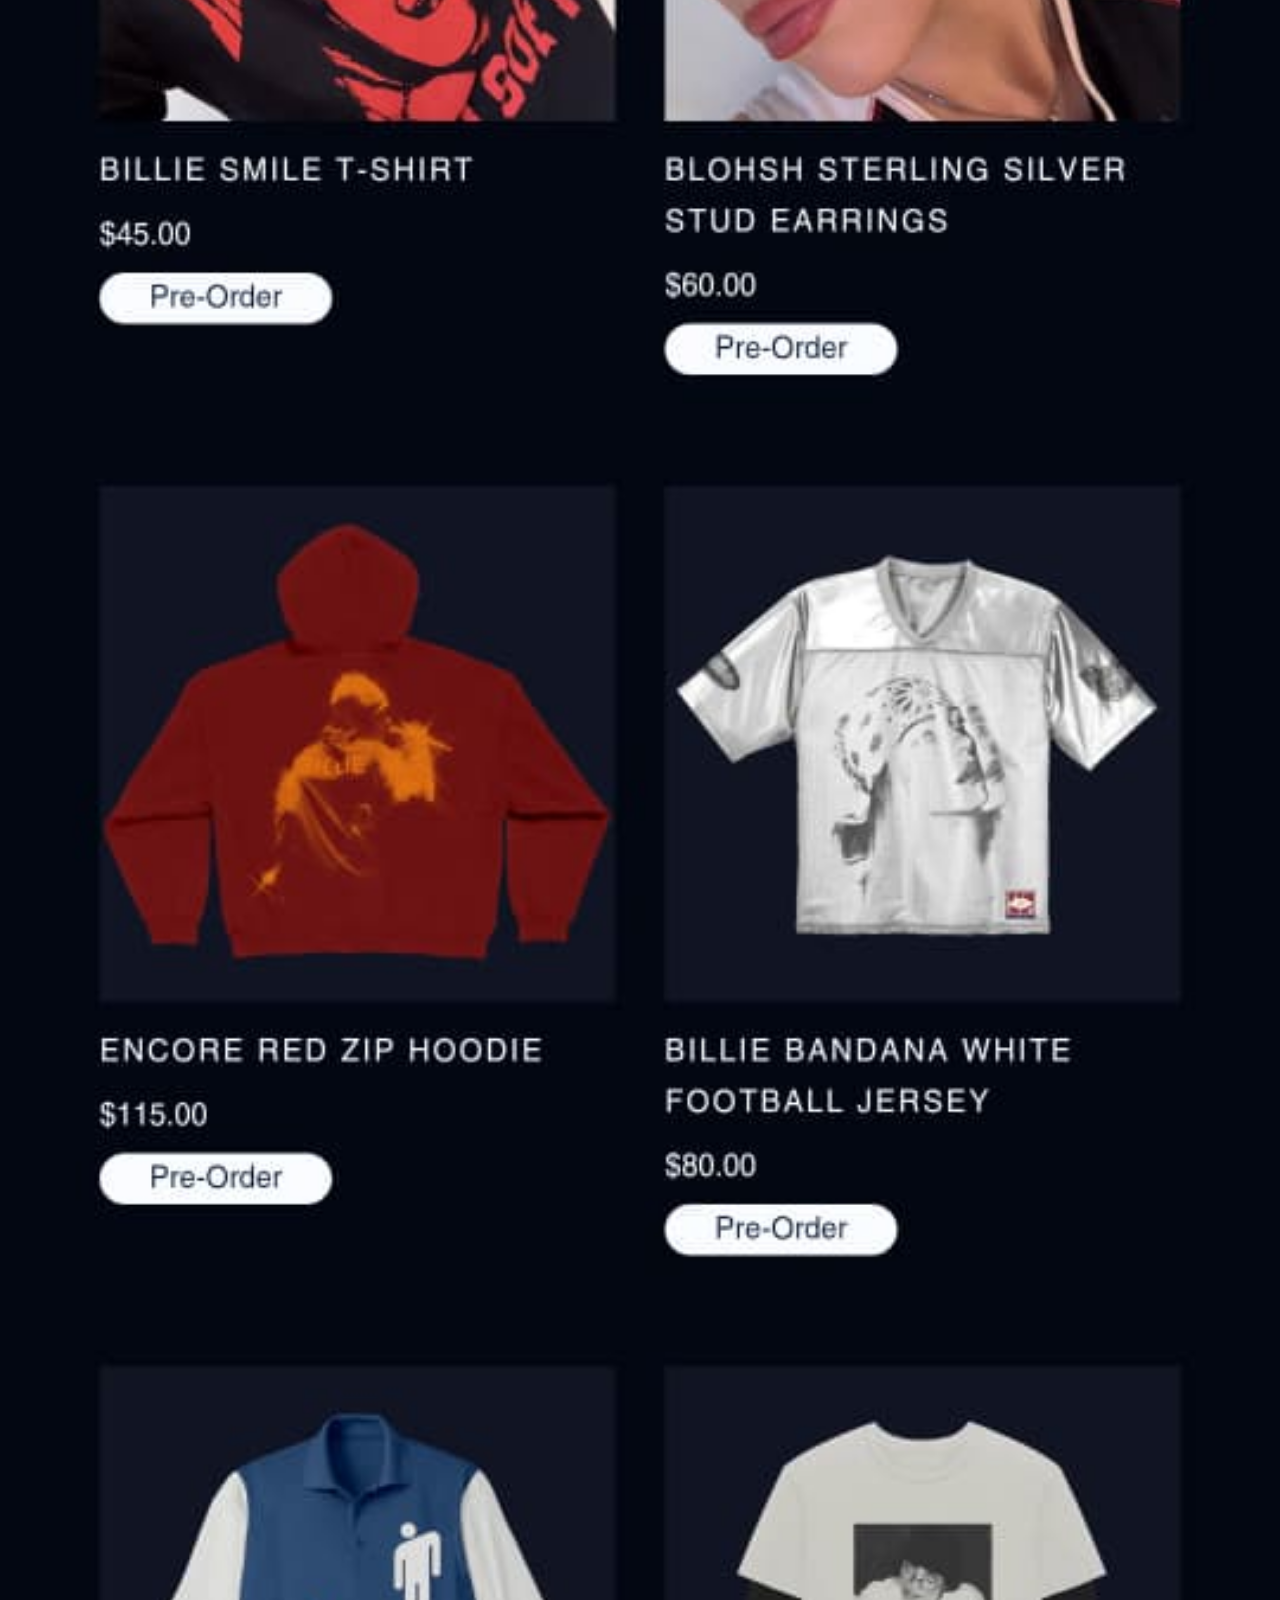
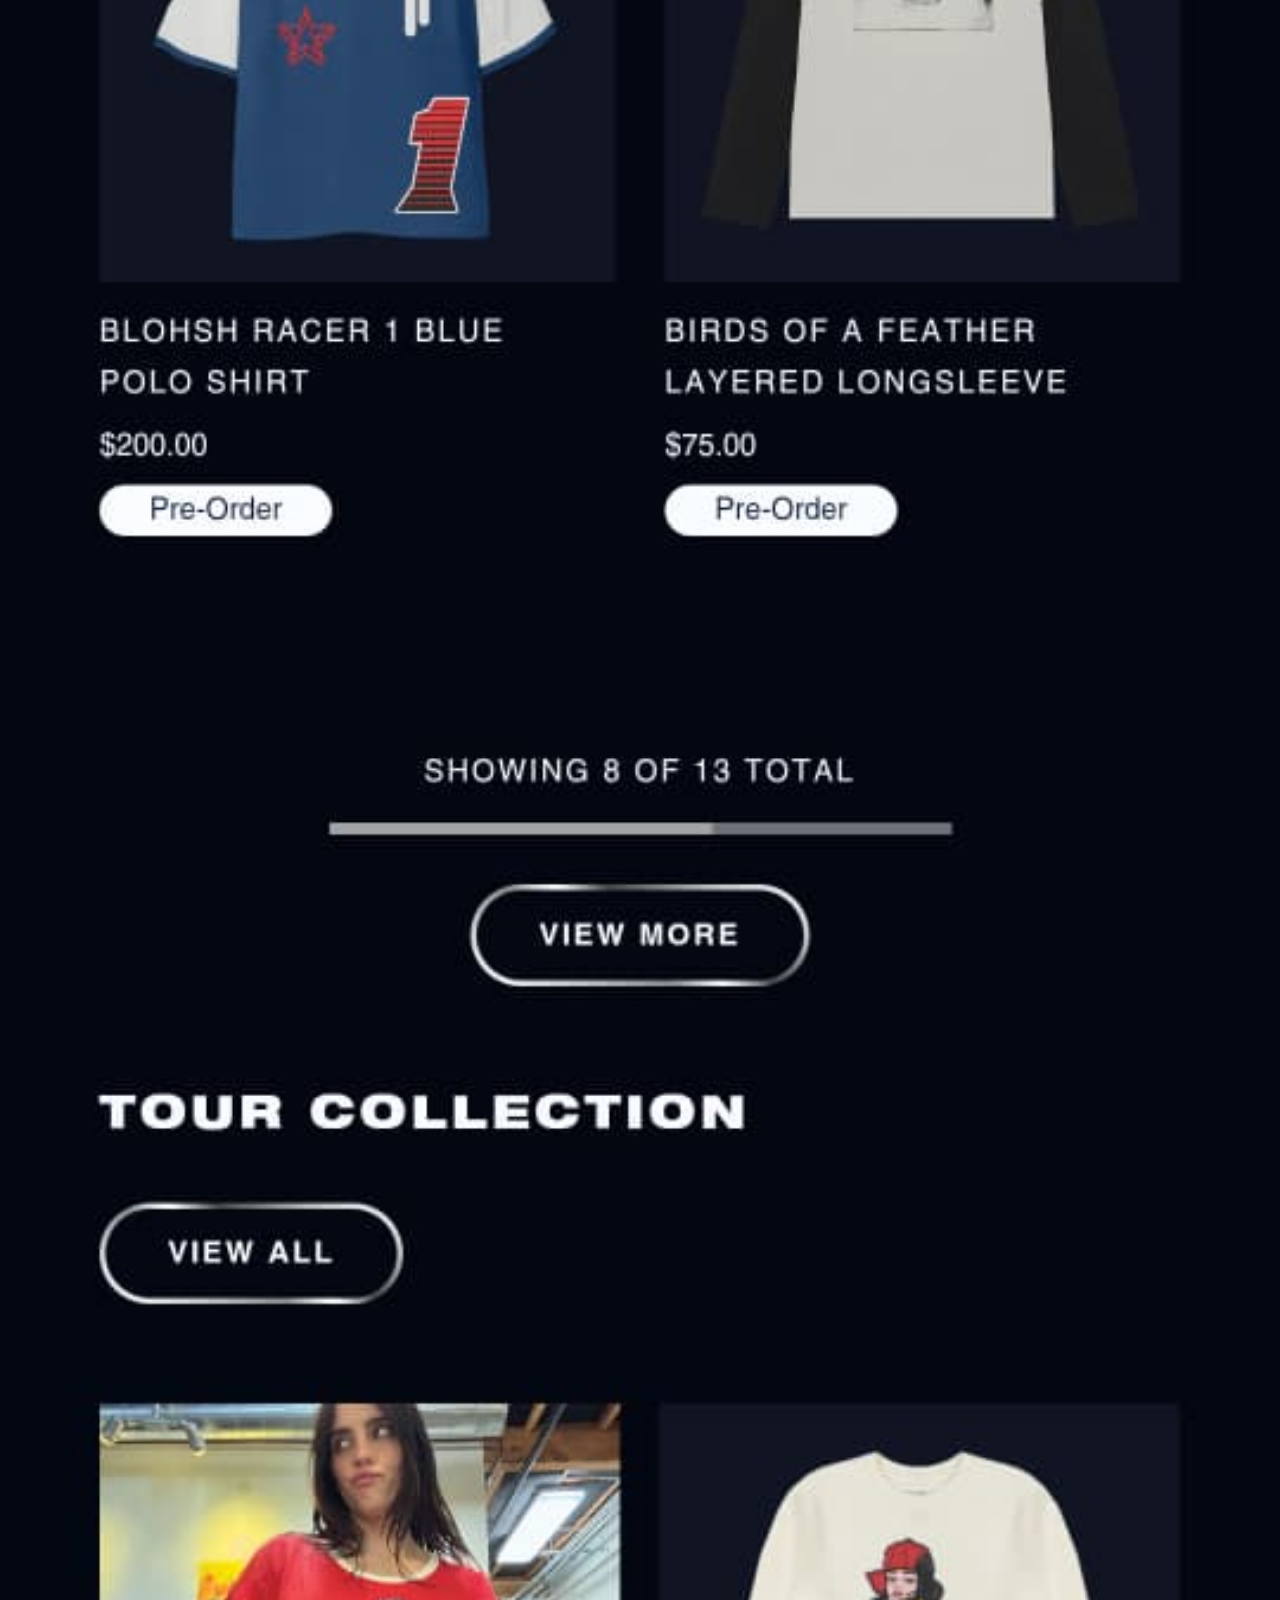
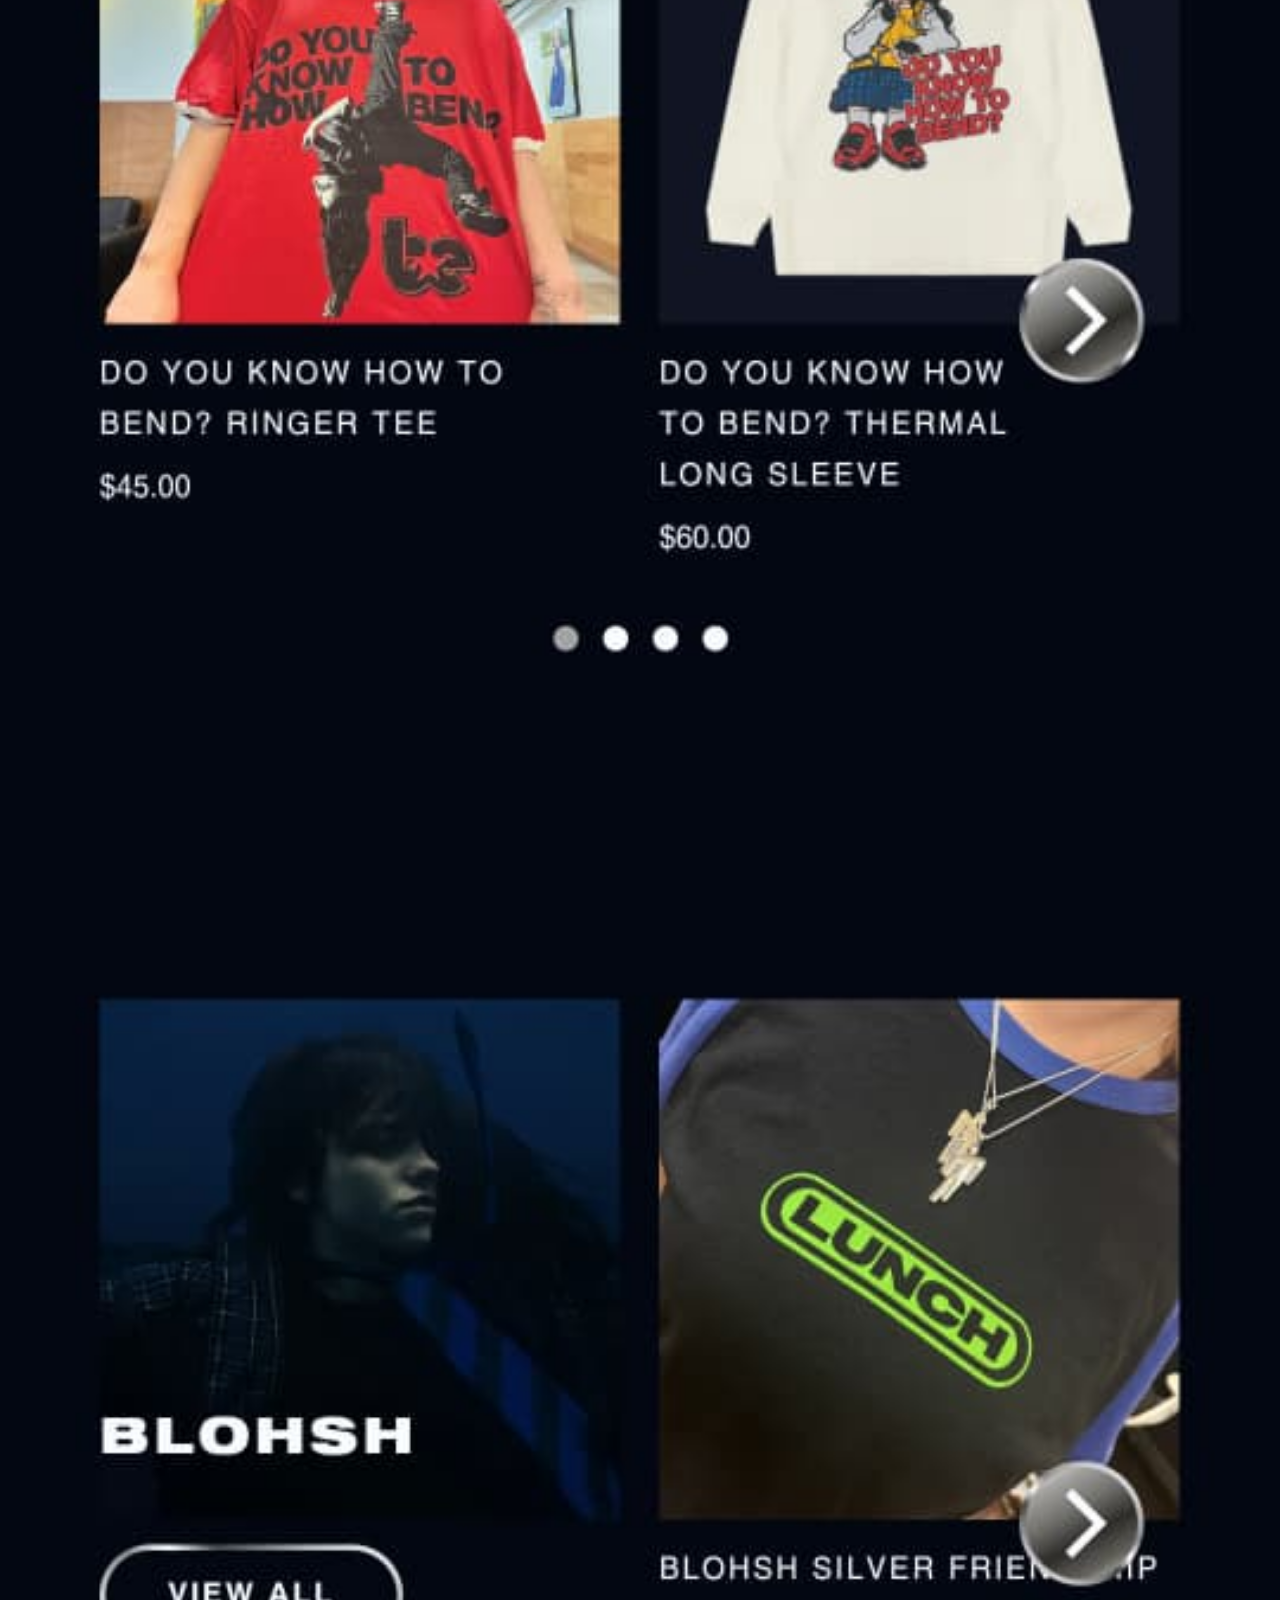
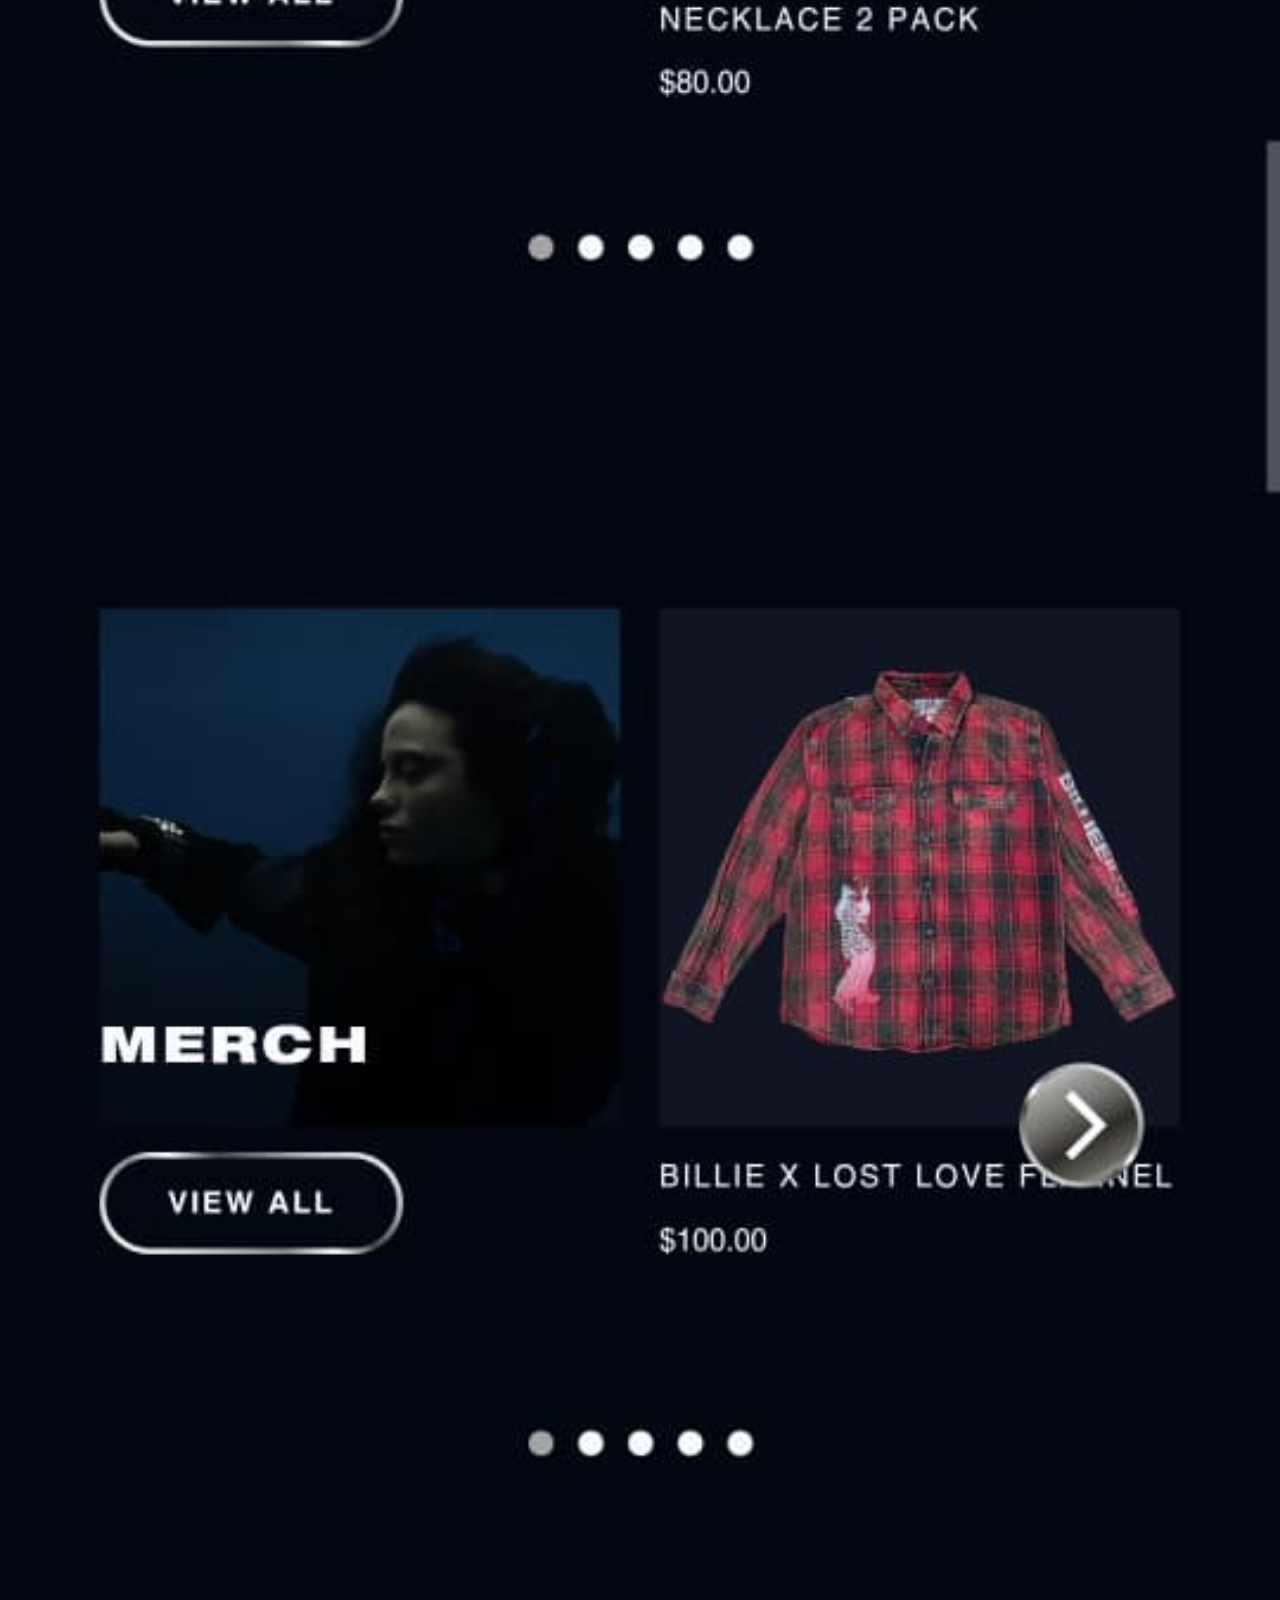
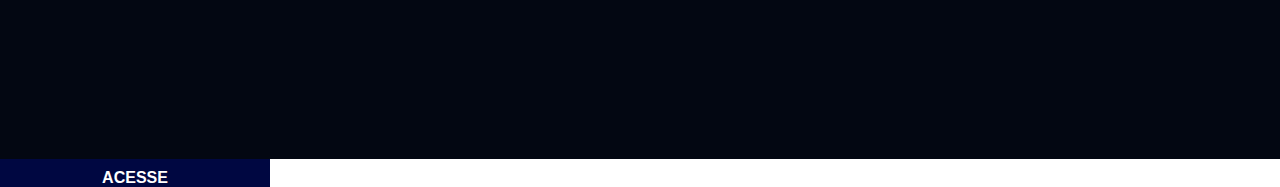
<file: site.html>
<!DOCTYPE html>
<html lang="pt-br">
<head>
    <meta charset="UTF-8">
    <meta name="viewport" content="width=device-width, initial-scale=1.0">
    <link rel="stylesheet" href="estilos/style2.css">
    <title>site</title>

</head>
<body>
    <img src="imagens/tela-site.jpg" alt="site">
    <a href="https://store.billieeilish.com/?srsltid=AfmBOop2VbPO6sQSbu7P5pVd2ZkKPp-2t-XQJUSZHAR1y9_IVl7bwRPG" target="_blank">ACESSE</a>
</body>
</html>
</file>
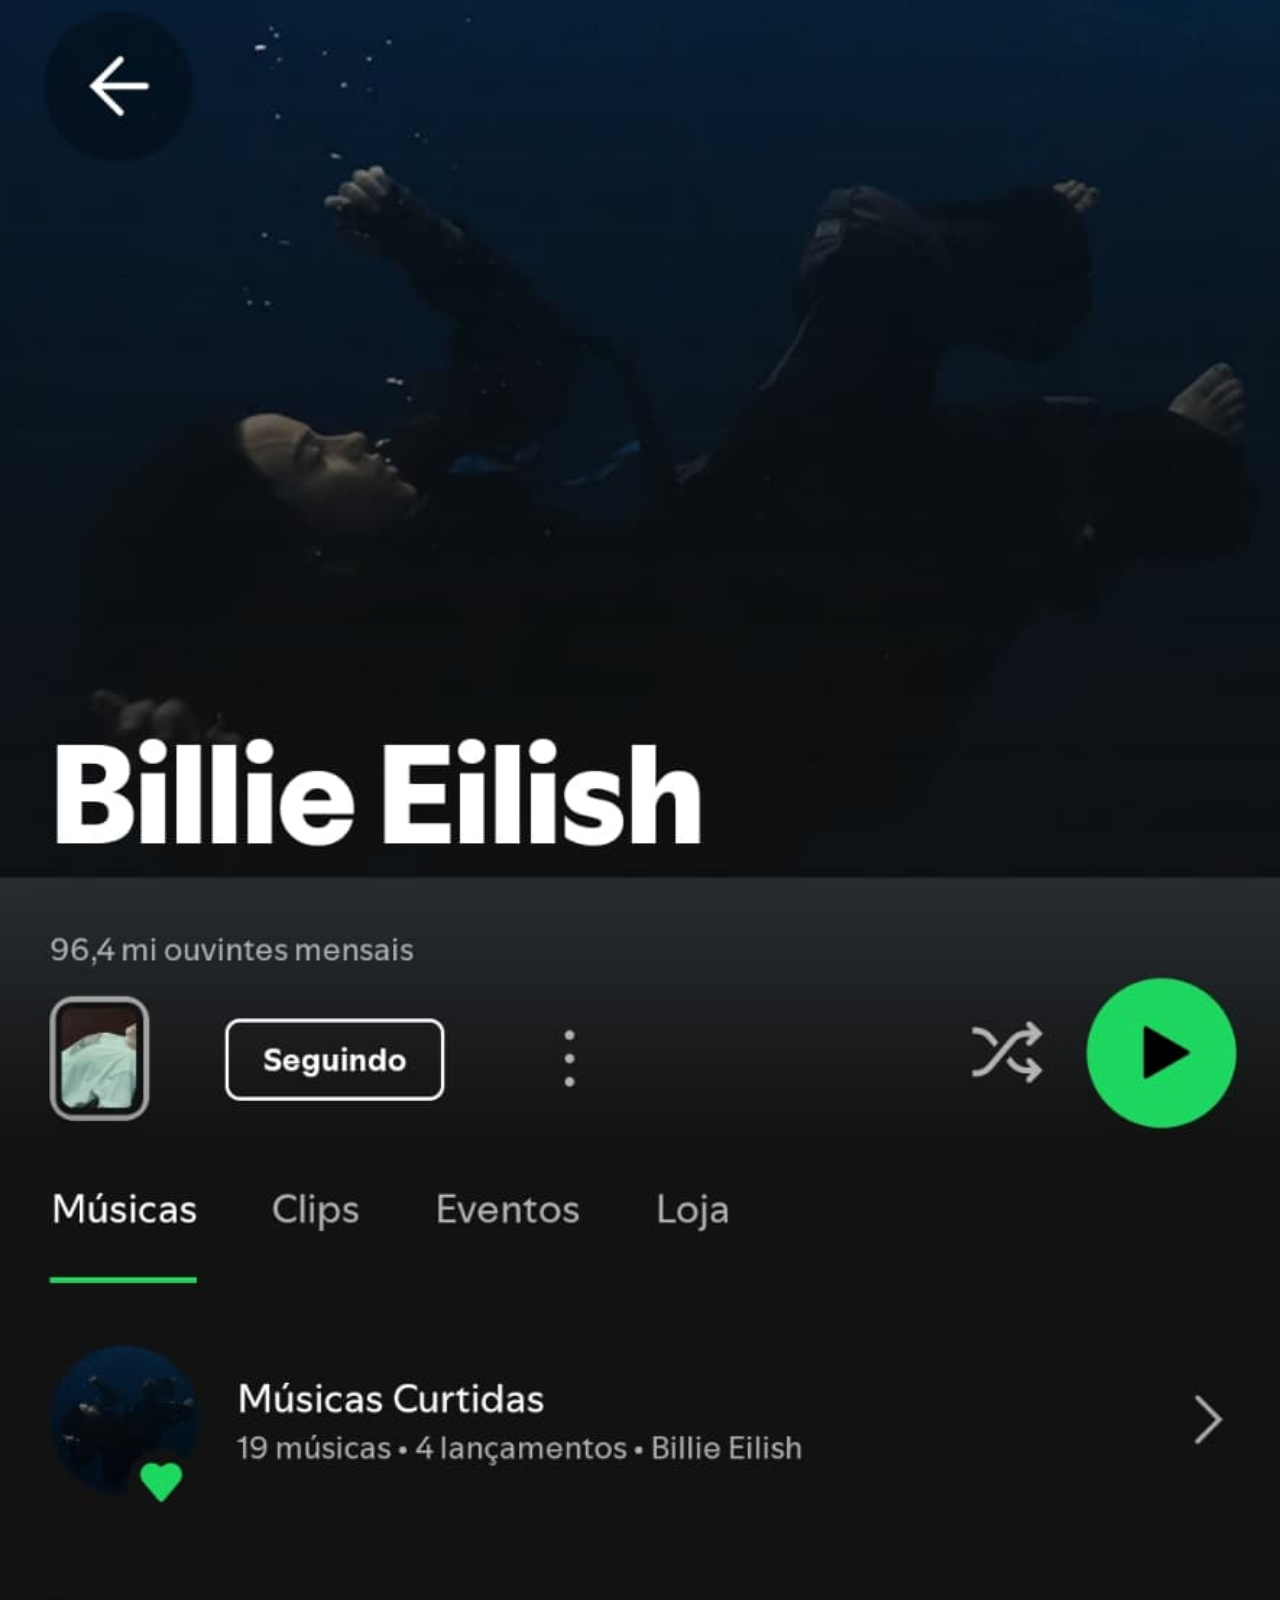
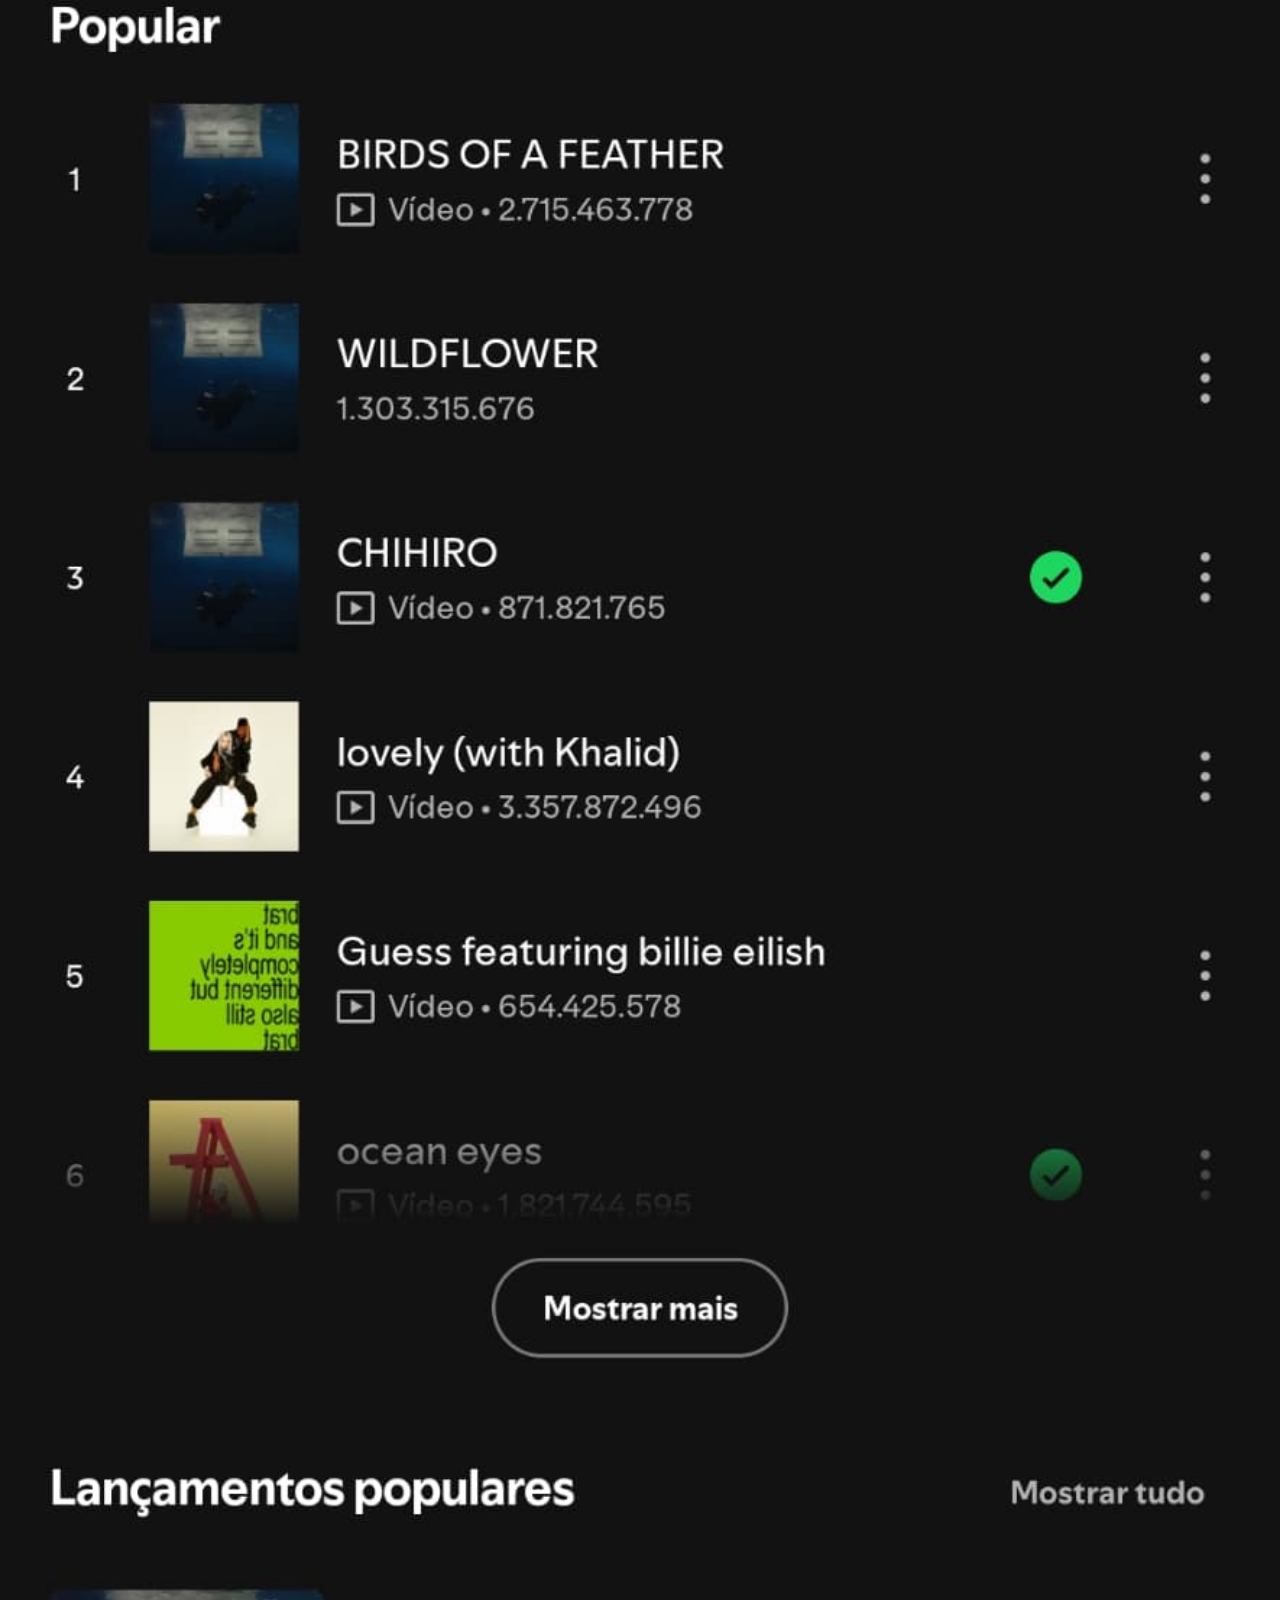
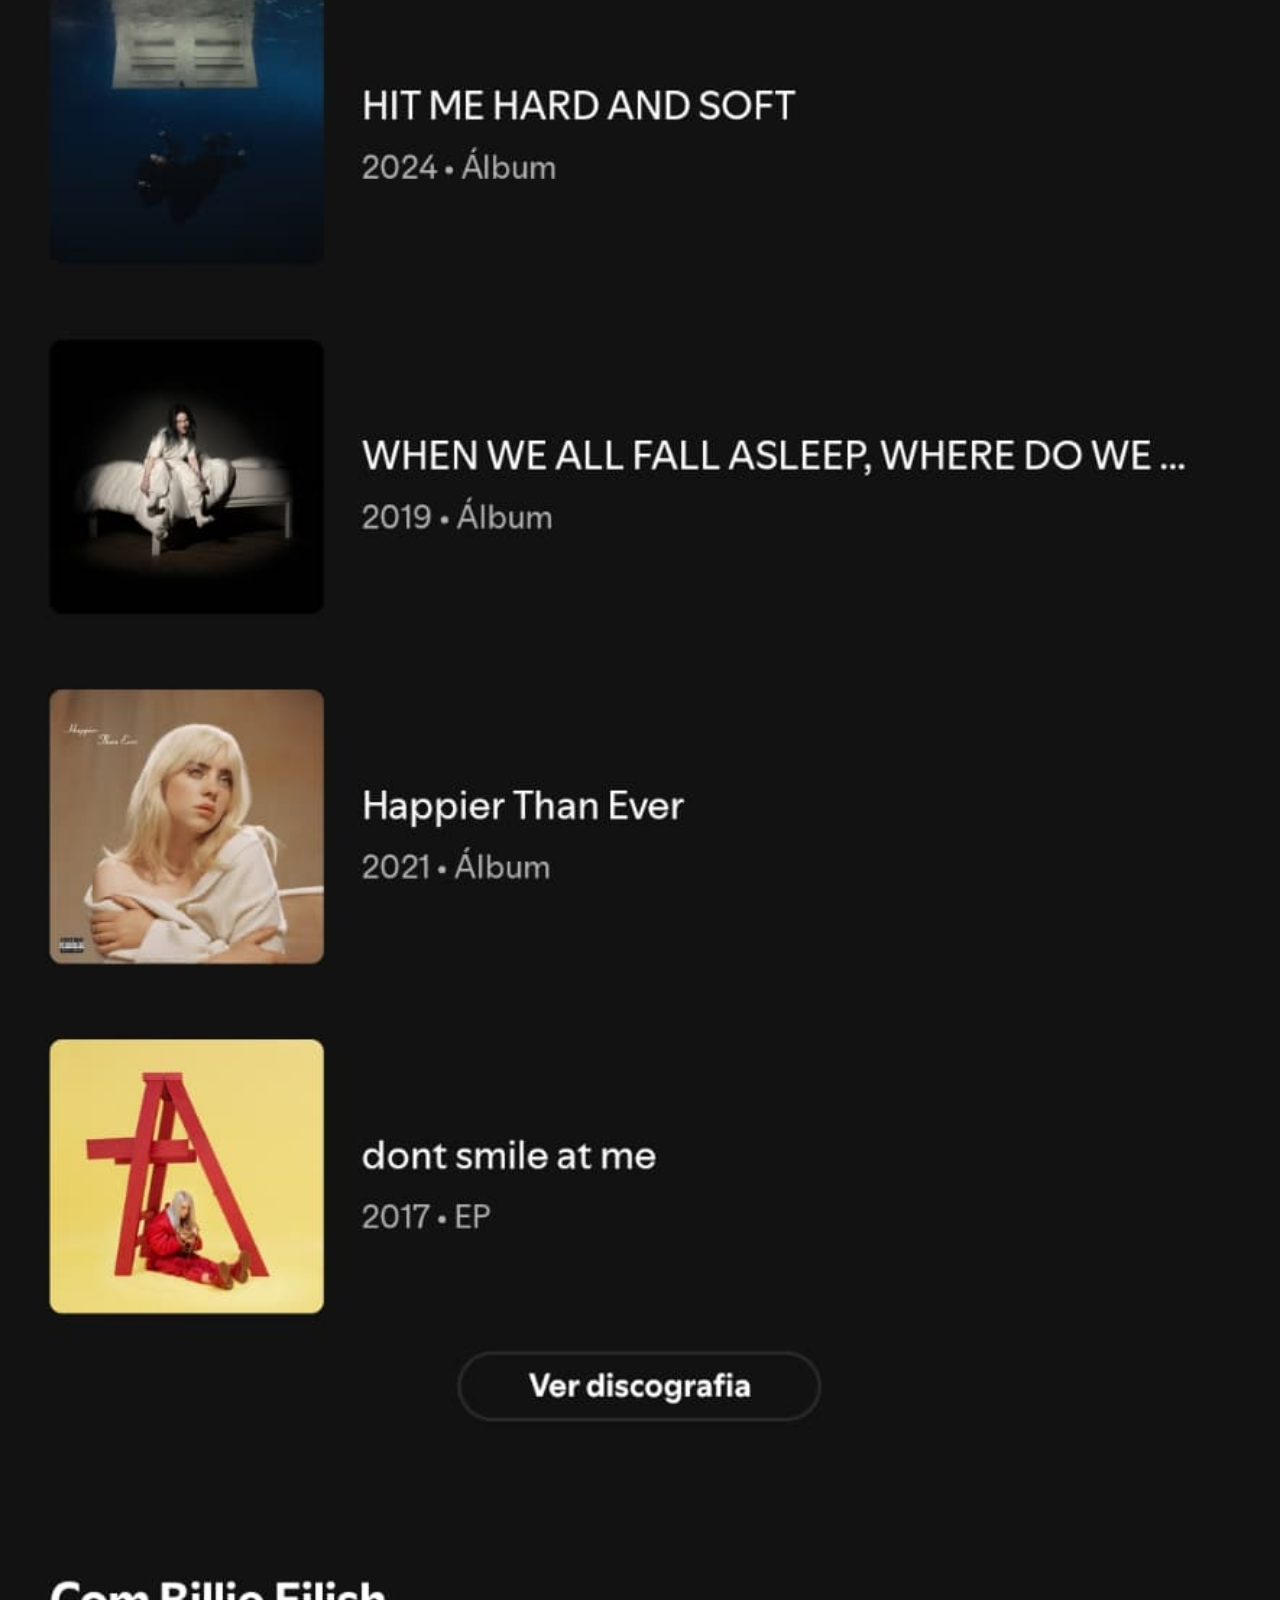
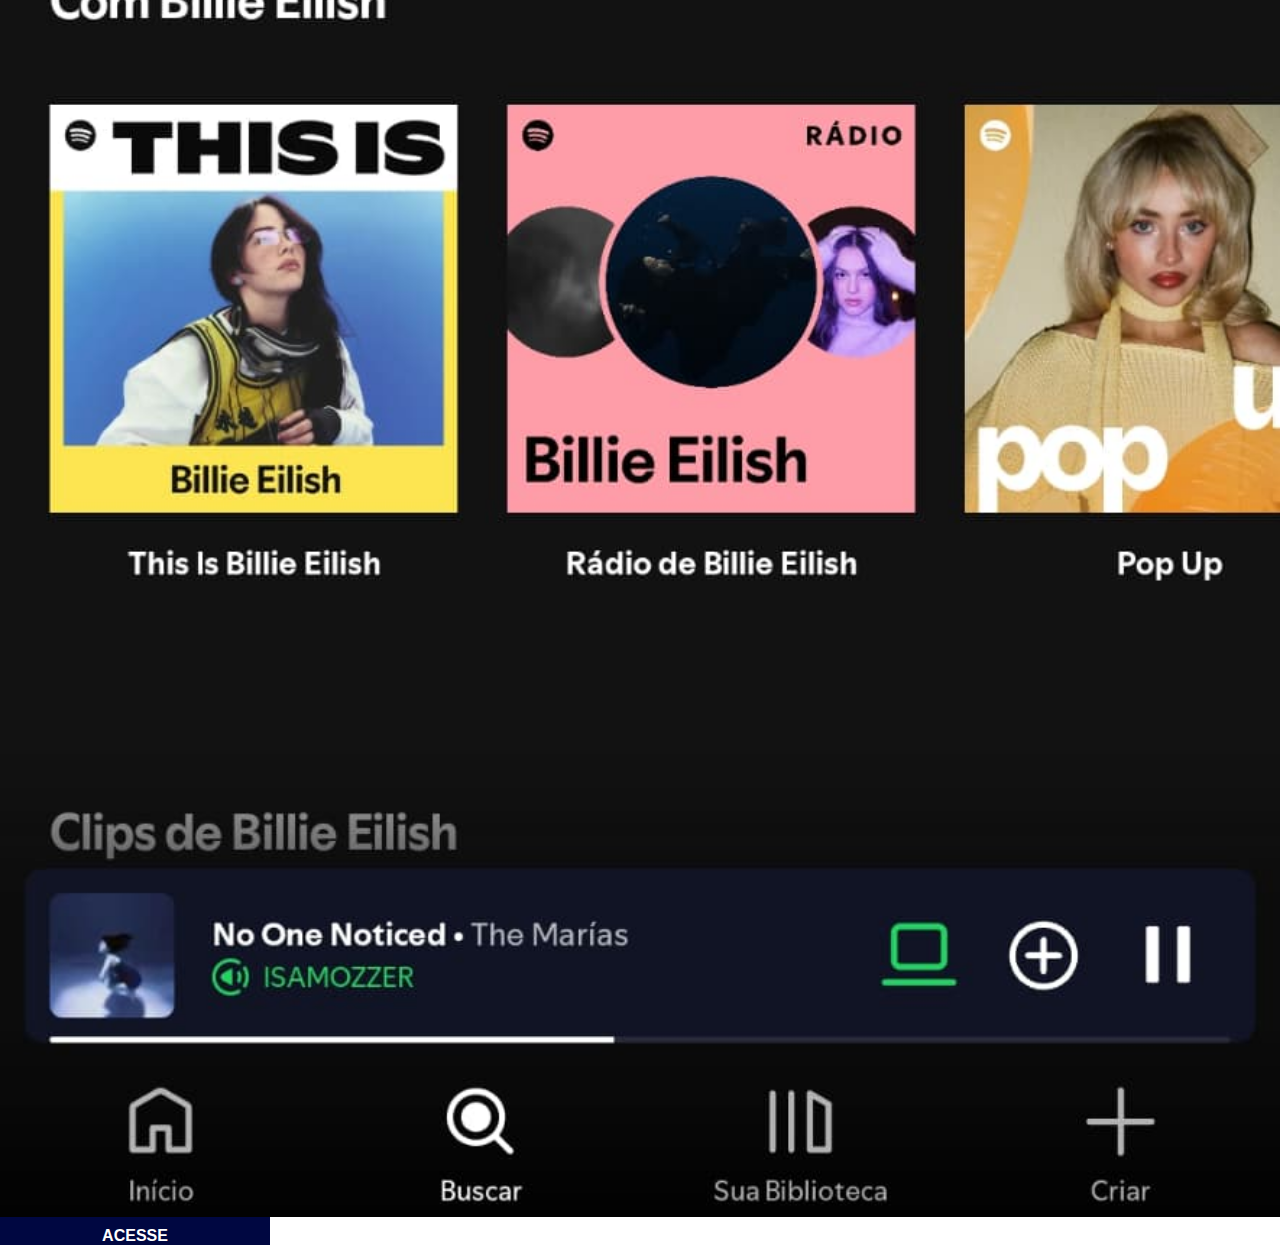
<file: spotify.html>
<!DOCTYPE html>
<html lang="pt-br">
<head>
    <meta charset="UTF-8">
    <meta name="viewport" content="width=device-width, initial-scale=1.0">
    <link rel="stylesheet" href="estilos/style2.css">
    <title>spotify</title>

</head>
<body>
    <img src="imagens/tela-spotify.jpg" alt="spotify">
    <a href="https://open.spotify.com/intl-pt/artist/6qqNVTkY8uBg9cP3Jd7DAH?si=7u26EZAsSAWa55vP9U2wxg" target="_blank">ACESSE</a>
</body>
</html>
</file>
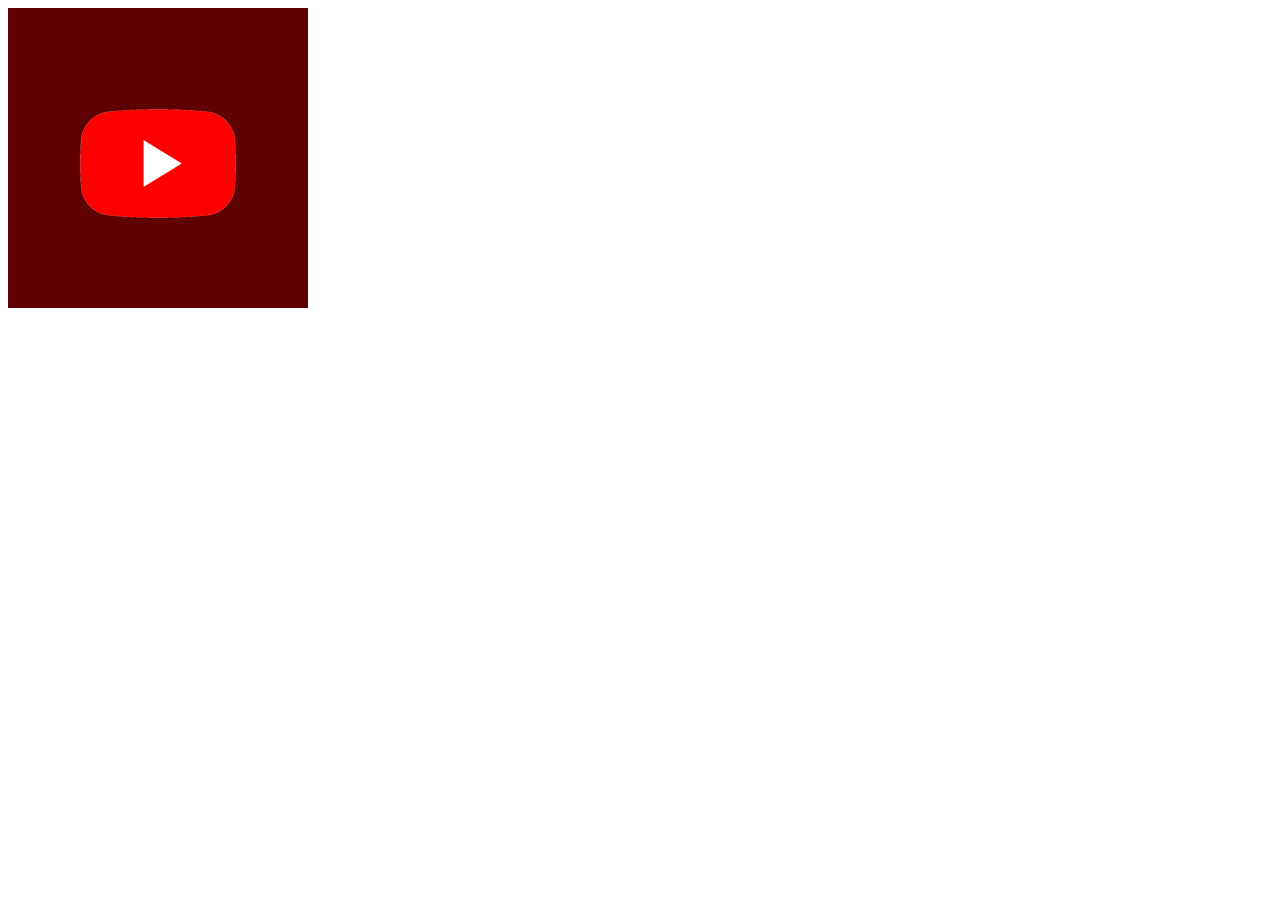
<file: youtube.html>
<!DOCTYPE html>
<html lang="pt-br">
<head>
    <meta charset="UTF-8">
    <meta name="viewport" content="width=device-width, initial-scale=1.0">
    <title>Youtube</title>

    <style>


    </style>
</head>
<body>
    <img src="imagens/logo-youtube.jpg" alt="Youtube">
</body>
</html>
</file>
<file: estilos/style.css>
@charset "UTF-8";

*{
    margin: 0px;
    padding: 0px;   
    font-family: Arial, Helvetica, sans-serif;
}

html, body{
    height: 100vh;
    width: 100vw;
}

body{
    background: url(../imagens/fundo.jpg) top center;
    background-size: cover;
    background-attachment: fixed;
}


main{
    display: flex;
    justify-content: center;
    align-items: center;
}

#telefone img{
    width: 100px;
}
#telefone{
    width: 311px;
    height: 627px;
    position: absolute;
    top: 50%;
    left: 50%;
    transform: translate(-50%, -50%);
    background: url(../imagens/frame-iphone.png) no-repeat;
} 

#tela{
    position: relative;
    top: 80px;
    left: 23px;
    width: 269px;
    height: 470px;
}

section#redes-sociais{
    text-align: right;
    position: fixed;
    top: 50%;
    right: 8px;
    transform: translateY(-50%);
    text-align: center;
}

section#redes-sociais img{
    width: 60px;
    margin: 10px;
    border-radius: 50%;
    box-sizing: border-box;
    box-shadow: 2px 2px 5px rgba(0, 0, 0, 0.400);
    transition-duration: .3s;
    opacity: 90%; 
}

section#redes-sociais img:hover { 
    opacity: 100%;
    border: 2px solid rgba(255, 255, 255, 0.39); 
    transform: scale(1.1) translate(-2px, -2px); 
    box-shadow: 5px 5px 10px rgba(0, 0, 0, 0.600); 
    transition: transform .5s ;
}
</file>
<file: estilos/style2.css>
*{
            margin: 0px;
            padding: 0px;

        }

        ::-webkit-scrollbar{
            width: 0;
            height: 0;
        }

        img{
            width: 100%;
            display: block;
        }

        a{
            display: block;
            background-color: rgb(0, 7, 65);
            color: white;
            text-align: center;
            font-weight: bolder;
            font-family: Arial, Helvetica, sans-serif;
            text-decoration: none;
            width: 93%;
            max-width: 250px;
            height: 8px;
            padding: 10px;
        }
        a:hover {
            color: black;
            background-color: rgb(152, 154, 248);
            transition: all 0.3s ease;
        }
</file>
